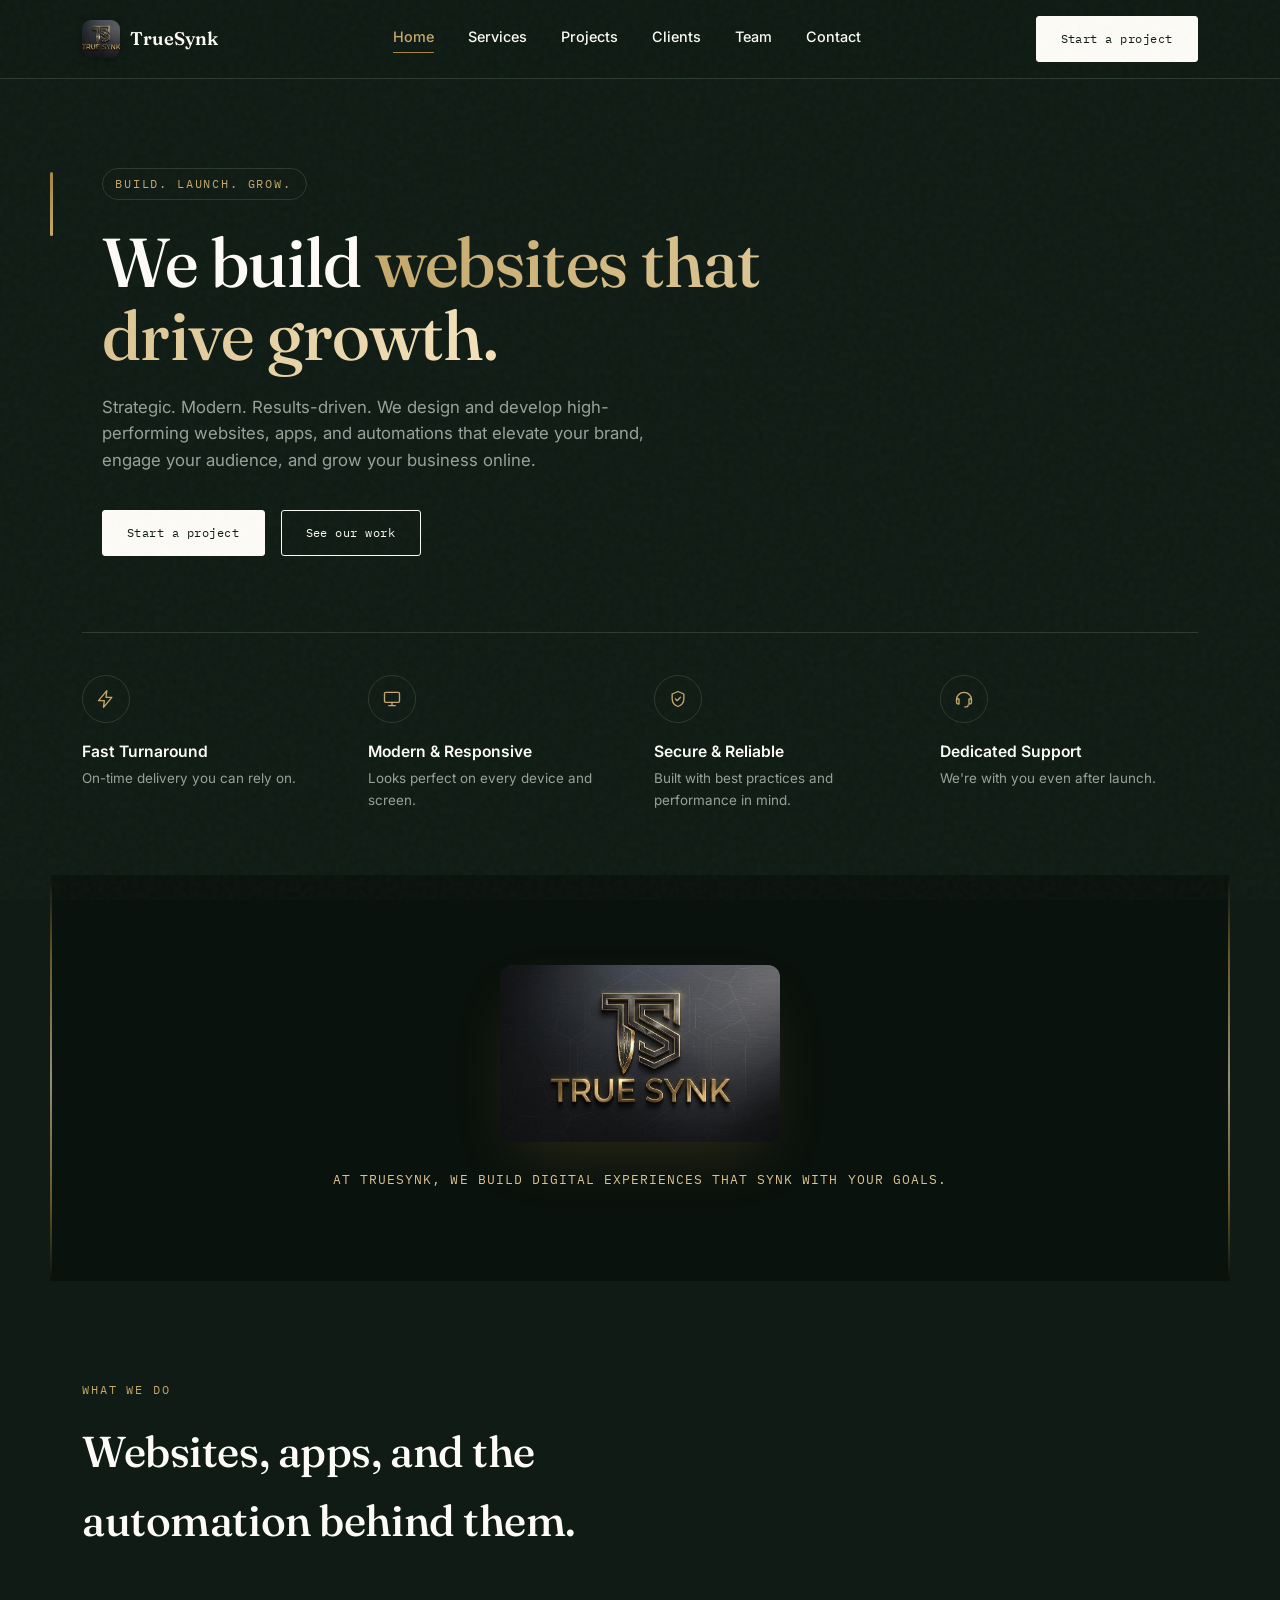
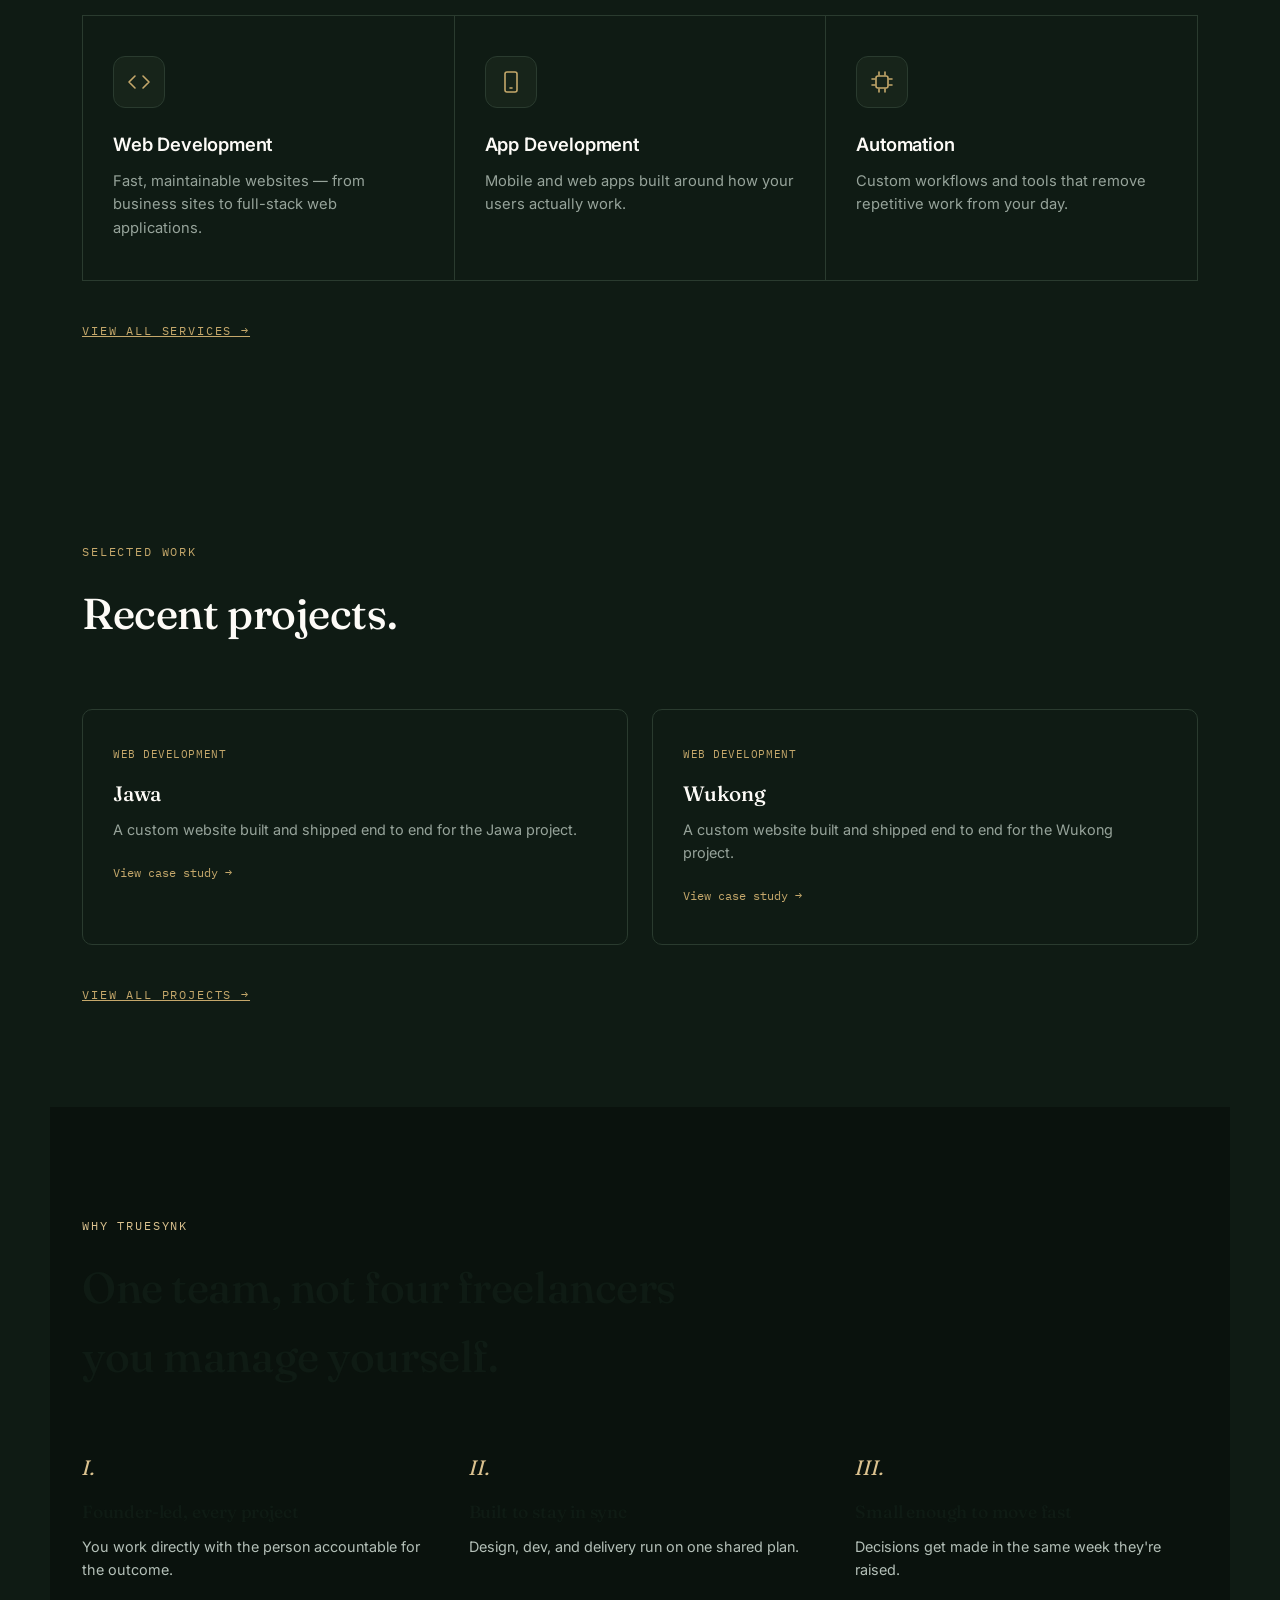
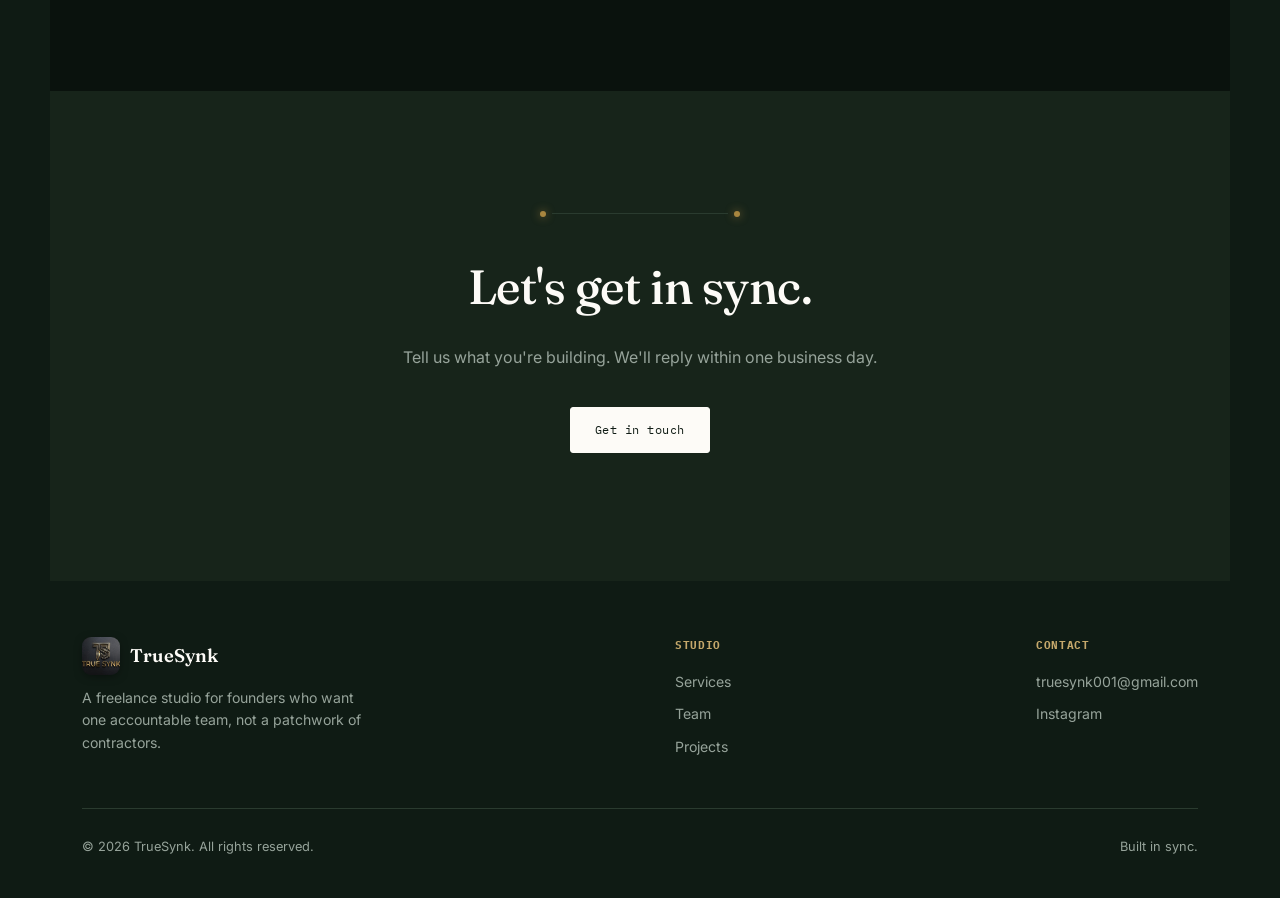
<file: index.html>
<!DOCTYPE html>
<html lang="en">
<head>
<meta charset="UTF-8">
<meta name="viewport" content="width=device-width, initial-scale=1.0">
<title>TrueSynk — We Build Websites That Drive Growth</title>
<link rel="icon" href="assets/favicon.png" type="image/png">
<link rel="stylesheet" href="style.css">
<style>
  .services-grid-3 { display: grid; grid-template-columns: repeat(3, 1fr); border-top: 1px solid var(--hairline); border-left: 1px solid var(--hairline); }
  .service-card { border-right: 1px solid var(--hairline); border-bottom: 1px solid var(--hairline); padding: 40px 30px; }
  .service-card .icon-box { width: 52px; height: 52px; border-radius: 12px; background: var(--parchment); border: 1px solid var(--hairline); display: flex; align-items: center; justify-content: center; margin-bottom: 22px; transition: transform 0.4s var(--ease-premium), background 0.4s; }
  .service-card .icon-box svg { width: 24px; height: 24px; stroke: var(--gold-deep); }
  .service-card:hover .icon-box { transform: rotate(-8deg) scale(1.08); background: var(--gold); }
  .service-card:hover .icon-box svg { stroke: var(--ivory); }
  .service-card h3 { font-size: 1.15rem; margin-bottom: 10px; font-weight: 600; font-family: 'Inter', sans-serif; }
  .service-card p { font-size: 0.92rem; color: var(--grey-text); }
  @media (max-width: 800px) { .services-grid-3 { grid-template-columns: 1fr; } }

  .work-card { background: var(--ivory); padding: 36px 30px; border: 1px solid var(--hairline); border-radius: 10px; }
  .work-card .tag { font-family: 'IBM Plex Mono', monospace; font-size: 0.68rem; color: var(--gold-deep); text-transform: uppercase; letter-spacing: 0.05em; margin-bottom: 14px; display: block; }
  .work-card h3 { font-size: 1.3rem; margin-bottom: 8px; }
  .work-card p { font-size: 0.9rem; color: var(--grey-text); margin-bottom: 18px; }
  .work-card .see { font-family: 'IBM Plex Mono', monospace; font-size: 0.76rem; color: var(--gold-deep); }

  .why-dark { position: relative; background: var(--obsidian); color: var(--ivory); padding: 110px 32px; overflow: hidden; }
  .why-inner { max-width: 1180px; margin: 0 auto; }
  .why-dark .eyebrow { color: var(--gold-light); }
  .why-dark h2 { color: var(--ivory); }
  .why-grid { margin-top: 56px; display: grid; grid-template-columns: repeat(3, 1fr); gap: 44px; }
  .why-item .num { font-family: 'Fraunces', serif; font-style: italic; color: var(--gold-light); font-size: 1.3rem; margin-bottom: 14px; display: block; }
  .why-item h3 { color: var(--ivory); font-size: 1.1rem; margin-bottom: 8px; font-weight: 500; }
  .why-item p { color: var(--grey-text-light); font-size: 0.9rem; }
  @media (max-width: 800px) { .why-grid { grid-template-columns: 1fr; gap: 36px; } }

  .cta { background: var(--parchment); text-align: center; padding: 120px 32px; }
  .cta-inner { max-width: 620px; margin: 0 auto; }
  .cta h2 { font-size: clamp(2rem, 4vw, 3rem); margin-bottom: 20px; }
  .cta p { color: var(--grey-text); margin-bottom: 36px; }
  .cta-sync { max-width: 200px; margin: 0 auto 32px; }

  .brand-moment { position: relative; background: var(--obsidian); padding: 90px 32px; text-align: center; overflow: hidden; }
  .brand-moment-logo { max-width: 280px; margin: 0 auto; border-radius: 12px; box-shadow: 0 24px 60px -20px rgba(176, 129, 63, 0.25); }
  .brand-moment-tag { margin-top: 28px; font-family: 'IBM Plex Mono', monospace; font-size: 0.8rem; letter-spacing: 0.08em; color: var(--gold-light); text-transform: uppercase; }
</style>
</head>
<body>

<header>
  <nav>
    <a href="index.html" class="logo"><img src="assets/logo-badge.png" alt="TrueSynk" class="logo-badge">TrueSynk</a>
    <button class="mobile-toggle" aria-expanded="false">MENU</button>
    <div class="nav-links">
      <a href="index.html" class="active">Home</a>
      <a href="services.html">Services</a>
      <a href="projects.html">Projects</a>
      <a href="clients.html">Clients</a>
      <a href="team.html">Team</a>
      <a href="contact.html">Contact</a>
    </div>
    <a href="contact.html" class="btn desktop-cta">Start a project</a>
  </nav>
</header>

<section class="hero-v2">
  <div class="hero-accent-bar"></div>
  <div class="stagger">
    <span class="eyebrow-badge"><span class="eyebrow">Build. Launch. Grow.</span></span>
    <h1>We build <span class="highlight">websites that drive growth.</span></h1>
    <p class="page-hero-sub">Strategic. Modern. Results-driven. We design and develop high-performing websites, apps, and automations that elevate your brand, engage your audience, and grow your business online.</p>
    <div class="hero-cta">
      <a href="contact.html" class="btn">Start a project</a>
      <a href="projects.html" class="btn btn-outline">See our work</a>
    </div>
  </div>

  <div class="feature-icons reveal">
    <div class="feature-icon-item">
      <div class="icon-circle"><svg viewBox="0 0 24 24" fill="none" stroke="currentColor" stroke-width="1.6" stroke-linecap="round" stroke-linejoin="round"><path d="M13 2 3 14h7l-1 8 10-12h-7l1-8z"/></svg></div>
      <h4>Fast Turnaround</h4>
      <p>On-time delivery you can rely on.</p>
    </div>
    <div class="feature-icon-item">
      <div class="icon-circle"><svg viewBox="0 0 24 24" fill="none" stroke="currentColor" stroke-width="1.6" stroke-linecap="round" stroke-linejoin="round"><rect x="3" y="4" width="18" height="12" rx="1.5"/><path d="M8 20h8M12 16v4"/></svg></div>
      <h4>Modern & Responsive</h4>
      <p>Looks perfect on every device and screen.</p>
    </div>
    <div class="feature-icon-item">
      <div class="icon-circle"><svg viewBox="0 0 24 24" fill="none" stroke="currentColor" stroke-width="1.6" stroke-linecap="round" stroke-linejoin="round"><path d="M12 3l7 3v6c0 4.5-3 7.5-7 9-4-1.5-7-4.5-7-9V6l7-3z"/><path d="m9 12 2 2 4-4"/></svg></div>
      <h4>Secure & Reliable</h4>
      <p>Built with best practices and performance in mind.</p>
    </div>
    <div class="feature-icon-item">
      <div class="icon-circle"><svg viewBox="0 0 24 24" fill="none" stroke="currentColor" stroke-width="1.6" stroke-linecap="round" stroke-linejoin="round"><path d="M3 13a9 9 0 0 1 18 0"/><path d="M3 13v3a2 2 0 0 0 2 2h1v-6H4a1 1 0 0 0-1 1z"/><path d="M21 13v3a2 2 0 0 1-2 2h-1v-6h2a1 1 0 0 1 1 1z"/><path d="M17 19v.5a2 2 0 0 1-2 2h-2"/></svg></div>
      <h4>Dedicated Support</h4>
      <p>We're with you even after launch.</p>
    </div>
  </div>
</section>

<section class="brand-moment">
  <div class="gold-thread left"></div>
  <div class="gold-thread right"></div>
  <img src="assets/logo-full.jpg" alt="TrueSynk" class="brand-moment-logo">
  <p class="brand-moment-tag">At TrueSynk, we build digital experiences that synk with your goals.</p>
</section>

<section>
  <div class="section-head reveal">
    <div class="eyebrow-line"><span class="eyebrow">What we do</span></div>
    <h2>Websites, apps, and the automation behind them.</h2>
  </div>
  <div class="services-grid-3 reveal">
    <div class="service-card">
      <div class="icon-box"><svg viewBox="0 0 24 24" fill="none" stroke="currentColor" stroke-width="1.6" stroke-linecap="round" stroke-linejoin="round"><path d="m8 6-6 6 6 6M16 6l6 6-6 6"/></svg></div>
      <h3>Web Development</h3>
      <p>Fast, maintainable websites — from business sites to full-stack web applications.</p>
    </div>
    <div class="service-card">
      <div class="icon-box"><svg viewBox="0 0 24 24" fill="none" stroke="currentColor" stroke-width="1.6" stroke-linecap="round" stroke-linejoin="round"><rect x="6" y="2" width="12" height="20" rx="2"/><path d="M11 18h2"/></svg></div>
      <h3>App Development</h3>
      <p>Mobile and web apps built around how your users actually work.</p>
    </div>
    <div class="service-card">
      <div class="icon-box"><svg viewBox="0 0 24 24" fill="none" stroke="currentColor" stroke-width="1.6" stroke-linecap="round" stroke-linejoin="round"><rect x="6" y="6" width="12" height="12" rx="2"/><path d="M9 2v3M15 2v3M9 19v3M15 19v3M2 9h3M2 15h3M19 9h3M19 15h3"/></svg></div>
      <h3>Automation</h3>
      <p>Custom workflows and tools that remove repetitive work from your day.</p>
    </div>
  </div>
  <div class="mt-lg"><a href="services.html" class="eyebrow link-underline">View all services →</a></div>
</section>

<section>
  <div class="section-head reveal">
    <div class="eyebrow-line"><span class="eyebrow">Selected work</span></div>
    <h2>Recent projects.</h2>
  </div>
  <div class="grid-2up reveal">
    <div class="work-card"><span class="tag">Web Development</span><h3>Jawa</h3><p>A custom website built and shipped end to end for the Jawa project.</p><a href="projects.html" class="see">View case study →</a></div>
    <div class="work-card"><span class="tag">Web Development</span><h3>Wukong</h3><p>A custom website built and shipped end to end for the Wukong project.</p><a href="projects.html" class="see">View case study →</a></div>
  </div>
  <div class="mt-lg"><a href="projects.html" class="eyebrow link-underline">View all projects →</a></div>
</section>

<section class="why-dark">
  <div class="why-inner">
    <div class="section-head reveal">
      <div class="eyebrow-line"><span class="eyebrow">Why TrueSynk</span></div>
      <h2>One team, not four freelancers you manage yourself.</h2>
    </div>
    <div class="why-grid reveal">
      <div class="why-item"><span class="num">I.</span><h3>Founder-led, every project</h3><p>You work directly with the person accountable for the outcome.</p></div>
      <div class="why-item"><span class="num">II.</span><h3>Built to stay in sync</h3><p>Design, dev, and delivery run on one shared plan.</p></div>
      <div class="why-item"><span class="num">III.</span><h3>Small enough to move fast</h3><p>Decisions get made in the same week they're raised.</p></div>
    </div>
  </div>
</section>

<section class="cta" id="contact">
  <div class="cta-inner">
    <div class="sync-line cta-sync"><span class="node"></span><div class="track"></div><span class="node"></span></div>
    <h2>Let's get in sync.</h2>
    <p>Tell us what you're building. We'll reply within one business day.</p>
    <a href="contact.html" class="btn">Get in touch</a>
  </div>
</section>

<footer>
  <div class="footer-top">
    <div class="footer-brand">
      <a href="home.html" class="logo"><img src="assets/logo-badge.png" alt="TrueSynk" class="logo-badge">TrueSynk</a>
      <p>A freelance studio for founders who want one accountable team, not a patchwork of contractors.</p>
    </div>
    <div class="footer-col">
      <h4>Studio</h4>
      <a href="services.html">Services</a>
      <a href="team.html">Team</a>
      <a href="projects.html">Projects</a>
    </div>
    <div class="footer-col">
  <h4>Contact</h4>
  <a href="https://mail.google.com/mail/?view=cm&fs=1&to=truesynk001@gmail.com" target="_blank" rel="noopener">truesynk001@gmail.com</a>
  <a href="https://www.instagram.com/true_synk/" target="_blank" rel="noopener">Instagram</a>
    </div>
  </div>
  <div class="footer-bottom">
    <span>© 2026 TrueSynk. All rights reserved.</span>
    <span>Built in sync.</span>
  </div>
</footer>

<script src="script.js"></script>
</body>
</html>
</file>
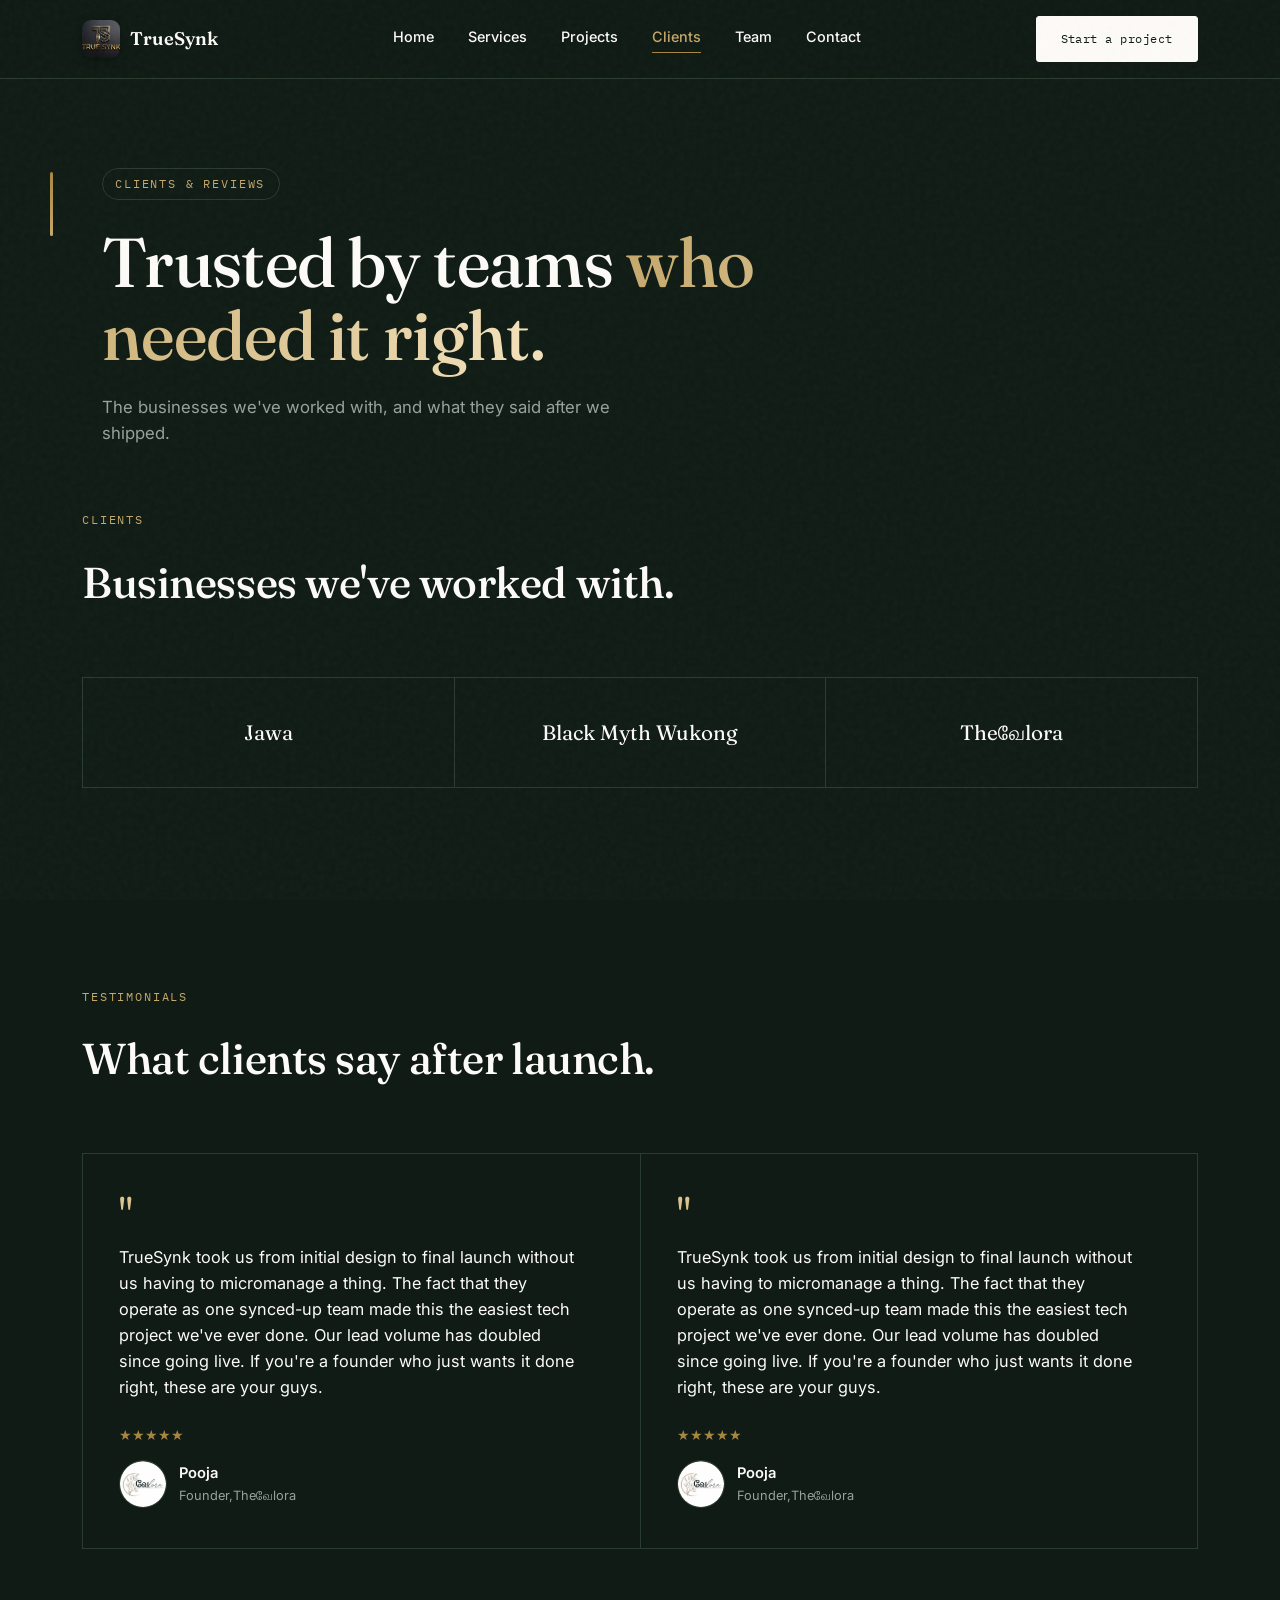
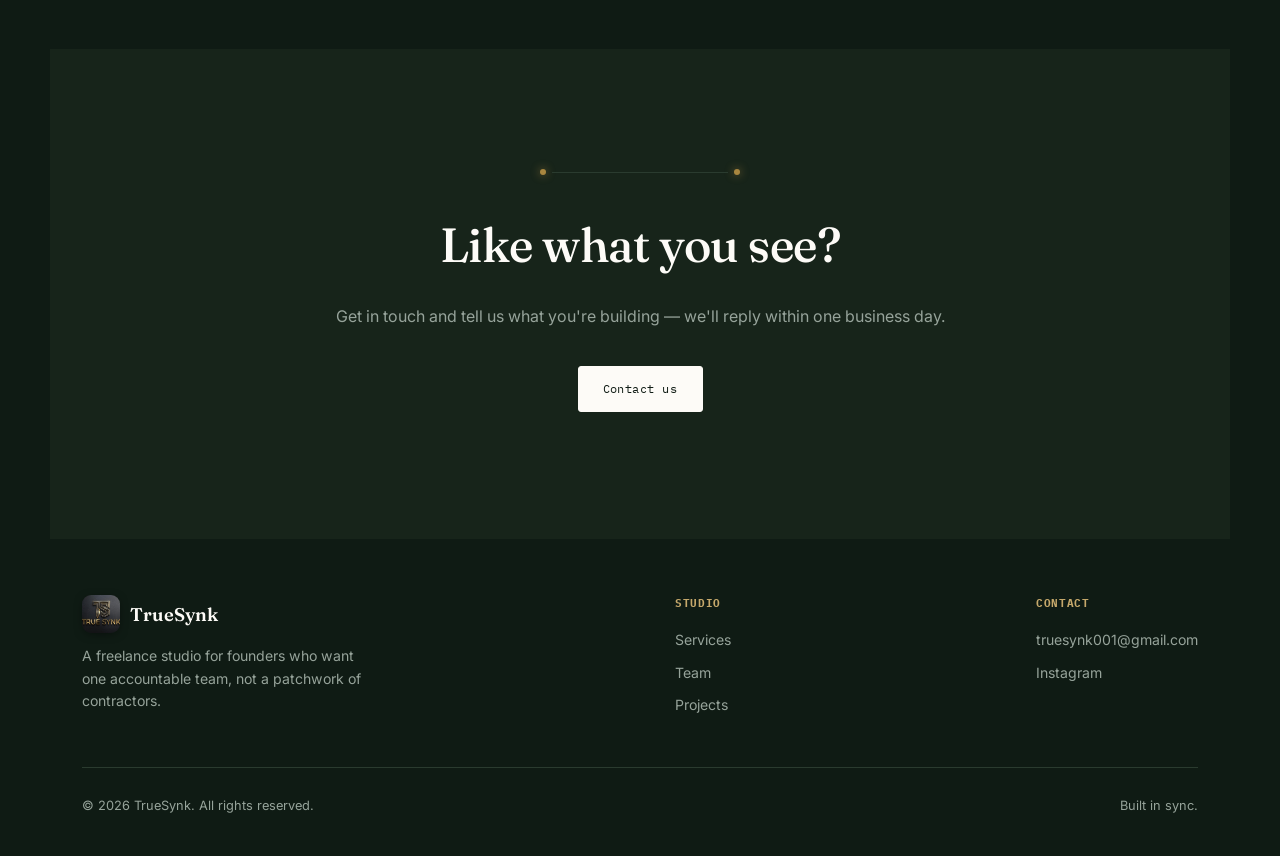
<file: clients.html>
<!DOCTYPE html>
<html lang="en">
<head>
<meta charset="UTF-8">
<meta name="viewport" content="width=device-width, initial-scale=1.0">
<title>Clients & Testimonials — TrueSynk</title>
<link rel="icon" href="assets/favicon.png" type="image/png">
<link rel="stylesheet" href="style.css">
<style>
  .logo-strip { 
    display: flex; 
    border-top: 1px solid var(--hairline); 
    border-left: 1px solid var(--hairline); 
    width: 100%; 
    max-width: 1180px; /* Expands it to match the standard site alignment */
    margin: 0 auto;
  }
  .logo-cell {
    flex: 1; /* Forces all cells to share the row space completely equally */
    border-right: 1px solid var(--hairline); border-bottom: 1px solid var(--hairline);
    padding: 30px; display: flex; align-items: center; justify-content: center;
    font-family: 'Fraunces', serif; font-size: 1.3rem; color: var(--ink); height: 110px;
    transition: background 0.35s var(--ease-premium), transform 0.35s var(--ease-premium);
  }
  .logo-cell:hover { background: var(--parchment); transform: translateY(-2px); }
  @media (max-width: 768px) { .logo-strip { flex-direction: column; } }

  .testimonial-grid { display: grid; grid-template-columns: repeat(2, 1fr); gap: 1px; background: var(--hairline); border: 1px solid var(--hairline); }
  .testimonial-card { background: var(--ivory); padding: 40px 36px; }
  .testimonial-card .quote-mark { font-family: 'Fraunces', serif; font-size: 2.6rem; color: var(--gold-light); line-height: 1; margin-bottom: 8px; }
  .testimonial-card p.quote { font-size: 1.02rem; color: var(--ink); margin-bottom: 24px; max-width: 46ch; }
  .testimonial-card .who { display: flex; align-items: center; gap: 12px; }
  .who .avatar-sm {
    width: 40px; height: 40px; border-radius: 50%; background: var(--parchment);
    border: 1px solid var(--hairline); display: flex; align-items: center; justify-content: center;
    font-family: 'Fraunces', serif; color: var(--gold-deep); font-size: 1rem;
  }
  .who .name { font-weight: 600; font-size: 0.92rem; }
  .who .title { font-size: 0.8rem; color: var(--grey-text); }
  .stars { font-family: 'IBM Plex Mono', monospace; color: var(--gold); font-size: 0.85rem; margin-top: 4px; }
  @media (max-width: 800px) { .testimonial-grid { grid-template-columns: 1fr; } }

  .cta { background: var(--parchment); text-align: center; padding: 120px 32px; }
  .cta-inner { max-width: 620px; margin: 0 auto; }
  .cta h2 { font-size: clamp(2rem, 4vw, 3rem); margin-bottom: 20px; }
  .cta p { color: var(--grey-text); margin-bottom: 36px; }
  .cta-sync { max-width: 200px; margin: 0 auto 32px; }
</style>
</head>
<body>

<header>
  <nav>
    <a href="index.html" class="logo"><img src="assets/logo-badge.png" alt="TrueSynk" class="logo-badge">TrueSynk</a>
    <button class="mobile-toggle" aria-expanded="false">MENU</button>
    <div class="nav-links">
      <a href="index.html">Home</a>
      <a href="services.html">Services</a>
      <a href="projects.html">Projects</a>
      <a href="clients.html" class="active">Clients</a>
      <a href="team.html">Team</a>
      <a href="contact.html">Contact</a>
    </div>
    <a href="contact.html" class="btn desktop-cta">Start a project</a>
  </nav>
</header>

<section class="hero-v2">
  <div class="hero-accent-bar"></div>
  <div class="stagger">
    <span class="eyebrow-badge"><span class="eyebrow">Clients & Reviews</span></span>
    <h1>Trusted by teams <span class="highlight">who needed it right.</span></h1>
    <p class="page-hero-sub">The businesses we've worked with, and what they said after we shipped.</p>
  </div>
</section>

<section class="section-flush">
  <div class="section-head reveal">
    <div class="eyebrow-line"><span class="eyebrow">Clients</span></div>
    <h2>Businesses we've worked with.</h2>
  </div>
  <div class="logo-strip reveal">
    <div class="logo-cell">Jawa</div>
    <div class="logo-cell">Black Myth Wukong</div>
    <div class="logo-cell">Theவேlora</div>
  </div>
</section>

<section>
  <div class="section-head reveal">
    <div class="eyebrow-line"><span class="eyebrow">Testimonials</span></div>
    <h2>What clients say after launch.</h2>
  </div>
  <div class="testimonial-grid reveal">
    <div class="testimonial-card">
      <div class="quote-mark">"</div>
      <p class="quote">TrueSynk took us from initial design to final launch without us having to micromanage a thing. The fact that they operate as one synced-up team made this the easiest tech project we've ever done. Our lead volume has doubled since going live. If you're a founder who just wants it done right, these are your guys.</p>
      <div class="stars">★★★★★</div>
      <div class="who mt-sm">
        <img src="assets/logo.jpg" alt="Theவேlora" class="avatar-img">
        <div><div class="name">Pooja</div><div class="title">Founder,Theவேlora</div></div>
      </div>
    </div>
    <div class="testimonial-card">
      <div class="quote-mark">"</div>
      <p class="quote">TrueSynk took us from initial design to final launch without us having to micromanage a thing. The fact that they operate as one synced-up team made this the easiest tech project we've ever done. Our lead volume has doubled since going live. If you're a founder who just wants it done right, these are your guys.</p>
      <div class="stars">★★★★★</div>
      <div class="who mt-sm">
        <img src="assets/logo.jpg" alt="Theவேlora" class="avatar-img">
        <div><div class="name">Pooja</div><div class="title">Founder,Theவேlora</div></div>
      </div>
    </div>
  </div>
</section>

<section class="cta" id="contact">
  <div class="cta-inner">
    <div class="sync-line cta-sync"><span class="node"></span><div class="track"></div><span class="node"></span></div>
    <h2>Like what you see?</h2>
    <p>Get in touch and tell us what you're building — we'll reply within one business day.</p>
    <a href="contact.html" class="btn">Contact us</a>
  </div>
</section>

<footer>
  <div class="footer-top">
    <div class="footer-brand">
      <a href="home.html" class="logo"><img src="assets/logo-badge.png" alt="TrueSynk" class="logo-badge">TrueSynk</a>
      <p>A freelance studio for founders who want one accountable team, not a patchwork of contractors.</p>
    </div>
    <div class="footer-col">
      <h4>Studio</h4>
      <a href="services.html">Services</a>
      <a href="team.html">Team</a>
      <a href="projects.html">Projects</a>
    </div>
    <div class="footer-col">
  <h4>Contact</h4>
  <a href="https://mail.google.com/mail/?view=cm&fs=1&to=truesynk001@gmail.com" target="_blank" rel="noopener">truesynk001@gmail.com</a>
  <a href="https://www.instagram.com/true_synk/" target="_blank" rel="noopener">Instagram</a>
    </div>
  </div>
  <div class="footer-bottom">
    <span>© 2026 TrueSynk. All rights reserved.</span>
    <span>Built in sync.</span>
  </div>
</footer>

<script src="script.js"></script>
</body>
</html>
</file>
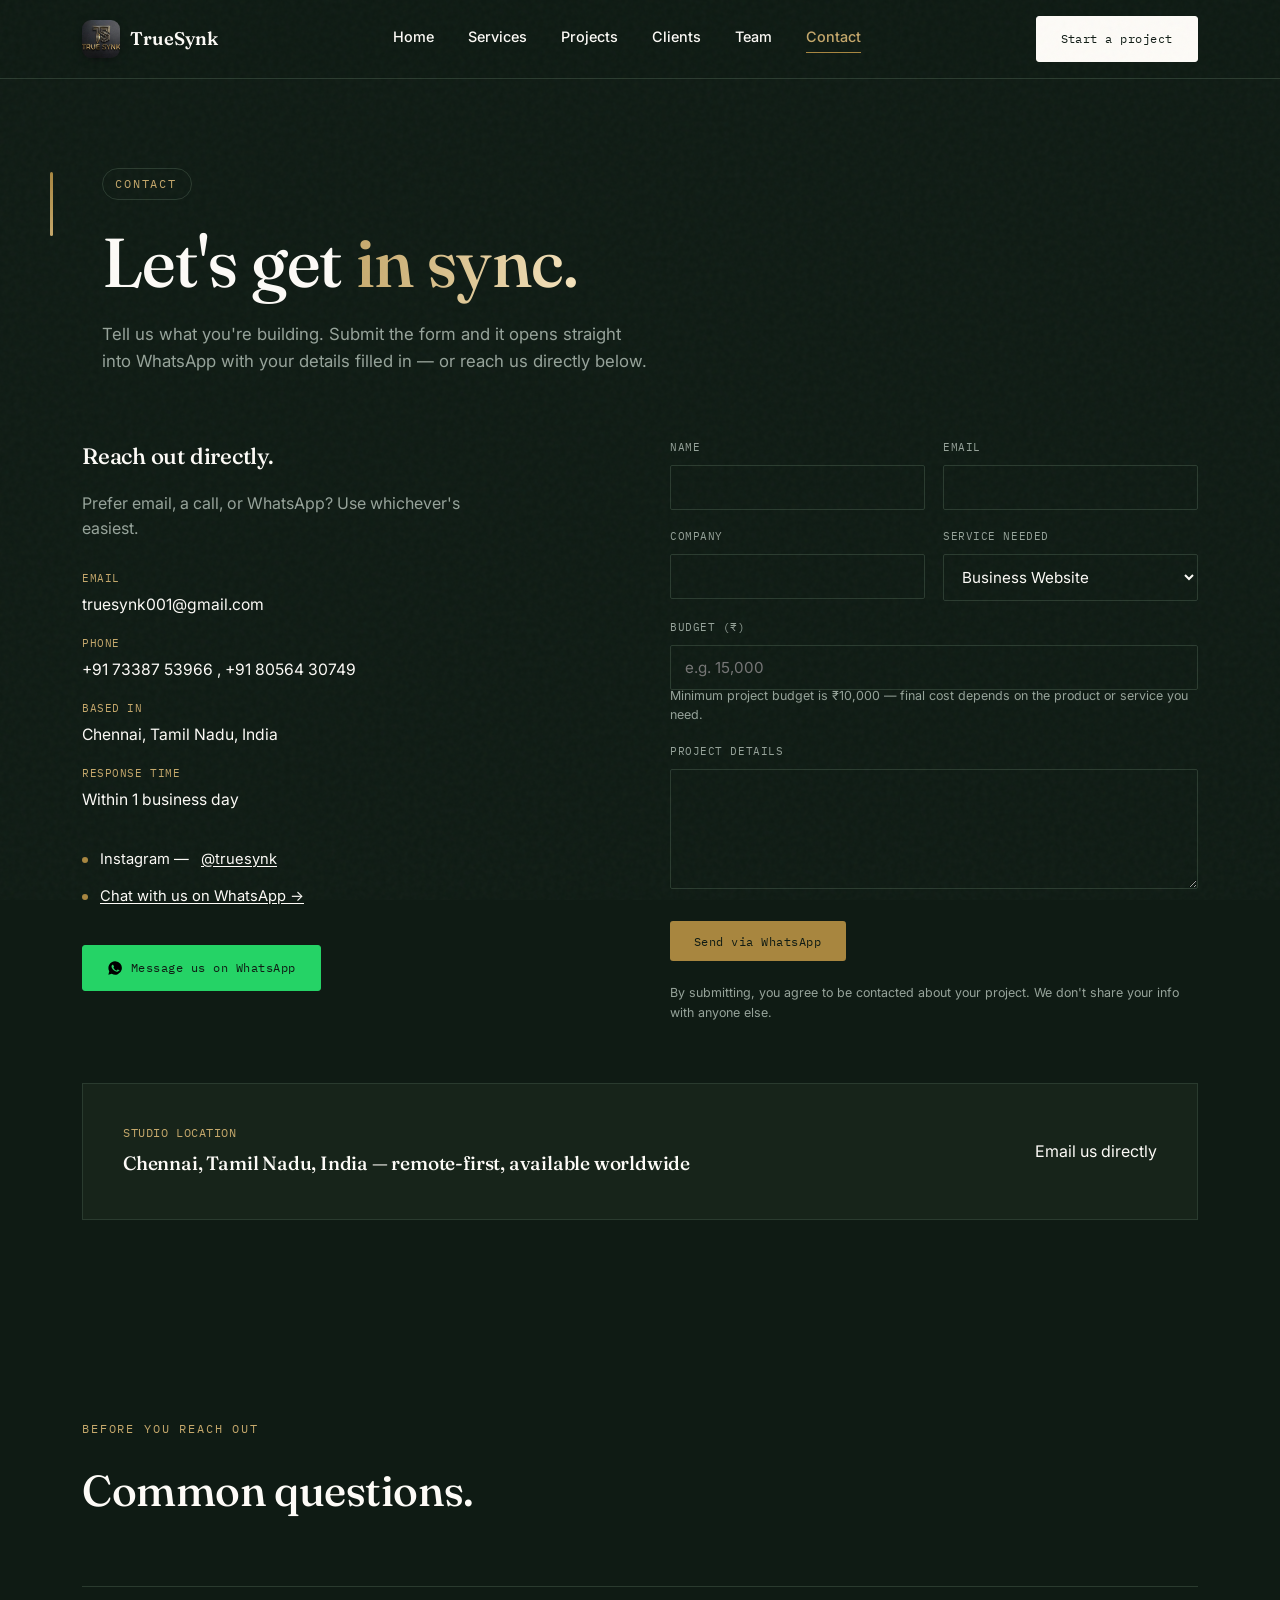
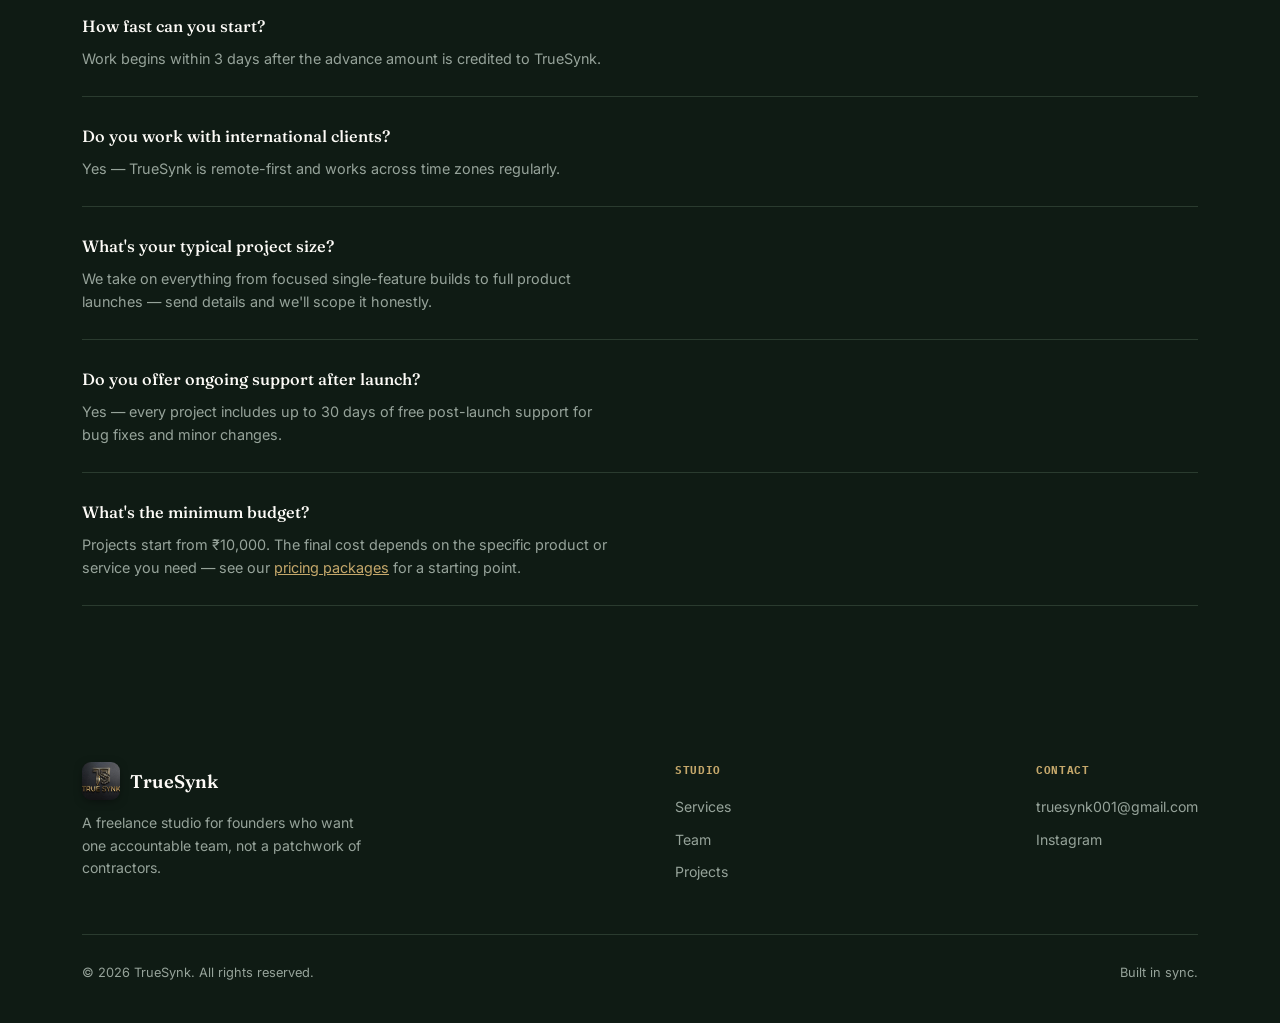
<file: contact.html>
<!DOCTYPE html>
<html lang="en">
<head>
<meta charset="UTF-8">
<meta name="viewport" content="width=device-width, initial-scale=1.0">
<title>Contact — TrueSynk</title>
<link rel="icon" href="assets/favicon.png" type="image/png">
<link rel="stylesheet" href="style.css">
<style>
  .contact-wrap { display: grid; grid-template-columns: 1fr 1fr; gap: 60px; }
  .contact-info h3 { font-size: 1.4rem; margin-bottom: 16px; }
  .contact-info p { color: var(--grey-text); margin-bottom: 28px; max-width: 40ch; }
  .contact-detail { margin-bottom: 18px; }
  .contact-detail .label { font-family: 'IBM Plex Mono', monospace; font-size: 0.7rem; color: var(--gold-deep); text-transform: uppercase; letter-spacing: 0.05em; margin-bottom: 4px; }
  .contact-detail .value { font-size: 0.98rem; }

  .contact-channels { margin-top: 36px; display: flex; flex-direction: column; gap: 14px; }
  .channel { display: flex; align-items: center; gap: 12px; font-size: 0.92rem; }
  .channel .dot { width: 6px; height: 6px; border-radius: 50%; background: var(--gold); flex-shrink: 0; }
  .channel a { text-decoration: underline; text-underline-offset: 2px; }

  form { display: flex; flex-direction: column; gap: 18px; }
  .field label { font-family: 'IBM Plex Mono', monospace; font-size: 0.7rem; letter-spacing: 0.05em; text-transform: uppercase; color: var(--grey-text); display: block; margin-bottom: 8px; }
  .field input, .field select, .field textarea {
    width: 100%; padding: 12px 14px; background: transparent; border: 1px solid var(--hairline);
    border-radius: 2px; font-family: 'Inter', sans-serif; font-size: 0.95rem; color: var(--ink);
  }
  .field input:focus, .field select:focus, .field textarea:focus { outline: none; border-color: var(--gold); }
  .field textarea { min-height: 120px; resize: vertical; }
  .field-row { display: grid; grid-template-columns: 1fr 1fr; gap: 18px; }
  form .btn { align-self: flex-start; margin-top: 6px; cursor: pointer; border: none; }
  .form-note { font-size: 0.78rem; color: var(--grey-text); margin-top: 4px; }
  #form-success-note {
    display: none; font-size: 0.85rem; color: var(--gold-deep); background: var(--parchment);
    border: 1px solid var(--hairline); border-radius: 6px; padding: 12px 16px; margin-top: 4px;
  }

  @media (max-width: 800px) {
    .contact-wrap { grid-template-columns: 1fr; gap: 44px; }
    .field-row { grid-template-columns: 1fr; }
  }

  .faq-item { border-top: 1px solid var(--hairline); padding: 26px 0; }
  .faq-item:last-child { border-bottom: 1px solid var(--hairline); }
  .faq-item h4 { font-size: 1.02rem; margin-bottom: 8px; font-weight: 500; font-family: 'Fraunces', serif; }
  .faq-item p { font-size: 0.9rem; color: var(--grey-text); max-width: 60ch; }

  .map-strip {
    margin-top: 60px; border: 1px solid var(--hairline); padding: 40px;
    display: flex; align-items: center; justify-content: space-between; flex-wrap: wrap; gap: 20px;
    background: var(--parchment);
  }
  .map-strip .label { font-family: 'IBM Plex Mono', monospace; font-size: 0.72rem; color: var(--gold-deep); text-transform: uppercase; letter-spacing: 0.05em; margin-bottom: 6px; }
  .map-strip h3 { font-size: 1.2rem; }
</style>
</head>
<body>

<header>
  <nav>
    <a href="index.html" class="logo"><img src="assets/logo-badge.png" alt="TrueSynk" class="logo-badge">TrueSynk</a>
    <button class="mobile-toggle" aria-expanded="false">MENU</button>
    <div class="nav-links">
      <a href="index.html">Home</a>
      <a href="services.html">Services</a>
      <a href="projects.html">Projects</a>
      <a href="clients.html">Clients</a>
      <a href="team.html">Team</a>
      <a href="contact.html" class="active">Contact</a>
    </div>
    <a href="contact.html" class="btn desktop-cta">Start a project</a>
  </nav>
</header>

<section class="hero-v2">
  <div class="hero-accent-bar"></div>
  <div class="stagger">
    <span class="eyebrow-badge"><span class="eyebrow">Contact</span></span>
    <h1>Let's get <span class="highlight">in sync.</span></h1>
    <p class="page-hero-sub">Tell us what you're building. Submit the form and it opens straight into WhatsApp with your details filled in — or reach us directly below.</p>
  </div>
</section>

<section class="section-flush">
  <div class="contact-wrap reveal">
    <div class="contact-info">
      <h3>Reach out directly.</h3>
      <p>Prefer email, a call, or WhatsApp? Use whichever's easiest.</p>

      <div class="contact-detail"><div class="label">Email</div><div class="value">truesynk001@gmail.com</div></div>
      <div class="contact-detail"><div class="label">Phone</div><div class="value">+91 73387 53966 , +91 80564 30749</div></div>
      <div class="contact-detail"><div class="label">Based in</div><div class="value">Chennai, Tamil Nadu, India</div></div>
      <div class="contact-detail"><div class="label">Response time</div><div class="value">Within 1 business day</div></div>

      <div class="contact-channels">
        <div class="channel"><span class="dot"></span> Instagram — <a href="https://www.instagram.com/true_synk/" target="_blank" rel="noopener">@truesynk</a></div>
        <div class="channel"><span class="dot"></span> <a href="https://wa.me/917338753966" target="_blank" rel="noopener">Chat with us on WhatsApp →</a></div>
      </div>

      <a href="https://wa.me/917338753966" target="_blank" rel="noopener" class="btn btn-whatsapp mt-lg">
        <svg viewBox="0 0 24 24"><path d="M12 2a10 10 0 0 0-8.6 15L2 22l5.2-1.4A10 10 0 1 0 12 2zm5.7 14.2c-.2.6-1.3 1.2-1.8 1.2-.5.1-1 .1-3.3-.7-2.8-1.1-4.6-3.9-4.7-4.1-.1-.2-1.1-1.5-1.1-2.8 0-1.3.7-2 1-2.2.2-.2.5-.3.7-.3h.5c.2 0 .4 0 .6.5.2.5.7 1.8.8 1.9.1.1.1.3 0 .5-.1.2-.1.3-.3.5l-.4.5c-.1.2-.3.3-.1.6.2.3.9 1.4 1.9 2.3 1.3 1.1 2.3 1.5 2.7 1.6.2.1.4.1.5-.1.2-.2.7-.8.9-1.1.2-.3.4-.2.6-.1.2.1 1.5.7 1.8.8.3.1.5.2.5.3.1.2.1.7-.1 1.3z"/></svg>
        Message us on WhatsApp
      </a>
    </div>

    <form id="contact-form">
      <div class="field-row">
        <div class="field"><label for="name">Name</label><input id="name" type="text" required></div>
        <div class="field"><label for="email">Email</label><input id="email" type="email" required></div>
      </div>
      <div class="field-row">
        <div class="field"><label for="company">Company</label><input id="company" type="text"></div>
        <div class="field">
          <label for="service">Service needed</label>
          <select id="service">
            <option>Business Website</option>
            <option>E-Commerce Website</option>
            <option>Landing Page</option>
            <option>Portfolio Website</option>
            <option>Website Redesign</option>
            <option>App Development</option>
            <option>Automation</option>
            <option>Not sure yet</option>
          </select>
        </div>
      </div>
      <div class="field">
        <label for="budget">Budget (₹)</label>
        <input id="budget" type="text" placeholder="e.g. 15,000">
        <p class="budget-note">Minimum project budget is ₹10,000 — final cost depends on the product or service you need.</p>
      </div>
      <div class="field"><label for="msg">Project details</label><textarea id="msg" required></textarea></div>
      <button type="submit" class="btn btn-gold">Send via WhatsApp</button>
      <p id="form-success-note"></p>
      <p class="form-note">By submitting, you agree to be contacted about your project. We don't share your info with anyone else.</p>
    </form>
  </div>

  <div class="map-strip reveal">
    <div>
      <div class="label">Studio location</div>
      <h3>Chennai, Tamil Nadu, India — remote-first, available worldwide</h3>
    </div>
    <a href="https://mail.google.com/mail/?view=cm&fs=1&to=truesynk001@gmail.com" target="_blank" rel="noopener">Email us directly</a>
  </div>
</section>

<section>
  <div class="section-head reveal">
    <div class="eyebrow-line"><span class="eyebrow">Before you reach out</span></div>
    <h2>Common questions.</h2>
  </div>
  <div class="reveal">
    <div class="faq-item">
      <h4>How fast can you start?</h4>
      <p>Work begins within 3 days after the advance amount is credited to TrueSynk.</p>
    </div>
    <div class="faq-item">
      <h4>Do you work with international clients?</h4>
      <p>Yes — TrueSynk is remote-first and works across time zones regularly.</p>
    </div>
    <div class="faq-item">
      <h4>What's your typical project size?</h4>
      <p>We take on everything from focused single-feature builds to full product launches — send details and we'll scope it honestly.</p>
    </div>
    <div class="faq-item">
      <h4>Do you offer ongoing support after launch?</h4>
      <p>Yes — every project includes up to 30 days of free post-launch support for bug fixes and minor changes.</p>
    </div>
    <div class="faq-item">
      <h4>What's the minimum budget?</h4>
      <p>Projects start from ₹10,000. The final cost depends on the specific product or service you need — see our <a href="services.html" class="gold-link">pricing packages</a> for a starting point.</p>
    </div>
  </div>
</section>

<footer>
  <div class="footer-top">
    <div class="footer-brand">
      <a href="home.html" class="logo"><img src="assets/logo-badge.png" alt="TrueSynk" class="logo-badge">TrueSynk</a>
      <p>A freelance studio for founders who want one accountable team, not a patchwork of contractors.</p>
    </div>
    <div class="footer-col">
      <h4>Studio</h4>
      <a href="services.html">Services</a>
      <a href="team.html">Team</a>
      <a href="projects.html">Projects</a>
    </div>
    <div class="footer-col">
  <h4>Contact</h4>
  <a href="https://mail.google.com/mail/?view=cm&fs=1&to=truesynk001@gmail.com" target="_blank" rel="noopener">truesynk001@gmail.com</a>
  <a href="https://www.instagram.com/true_synk/" target="_blank" rel="noopener">Instagram</a>
    </div>
  </div>
  <div class="footer-bottom">
    <span>© 2026 TrueSynk. All rights reserved.</span>
    <span>Built in sync.</span>
  </div>
</footer>

<script src="script.js"></script>
</body>
</html>
</file>
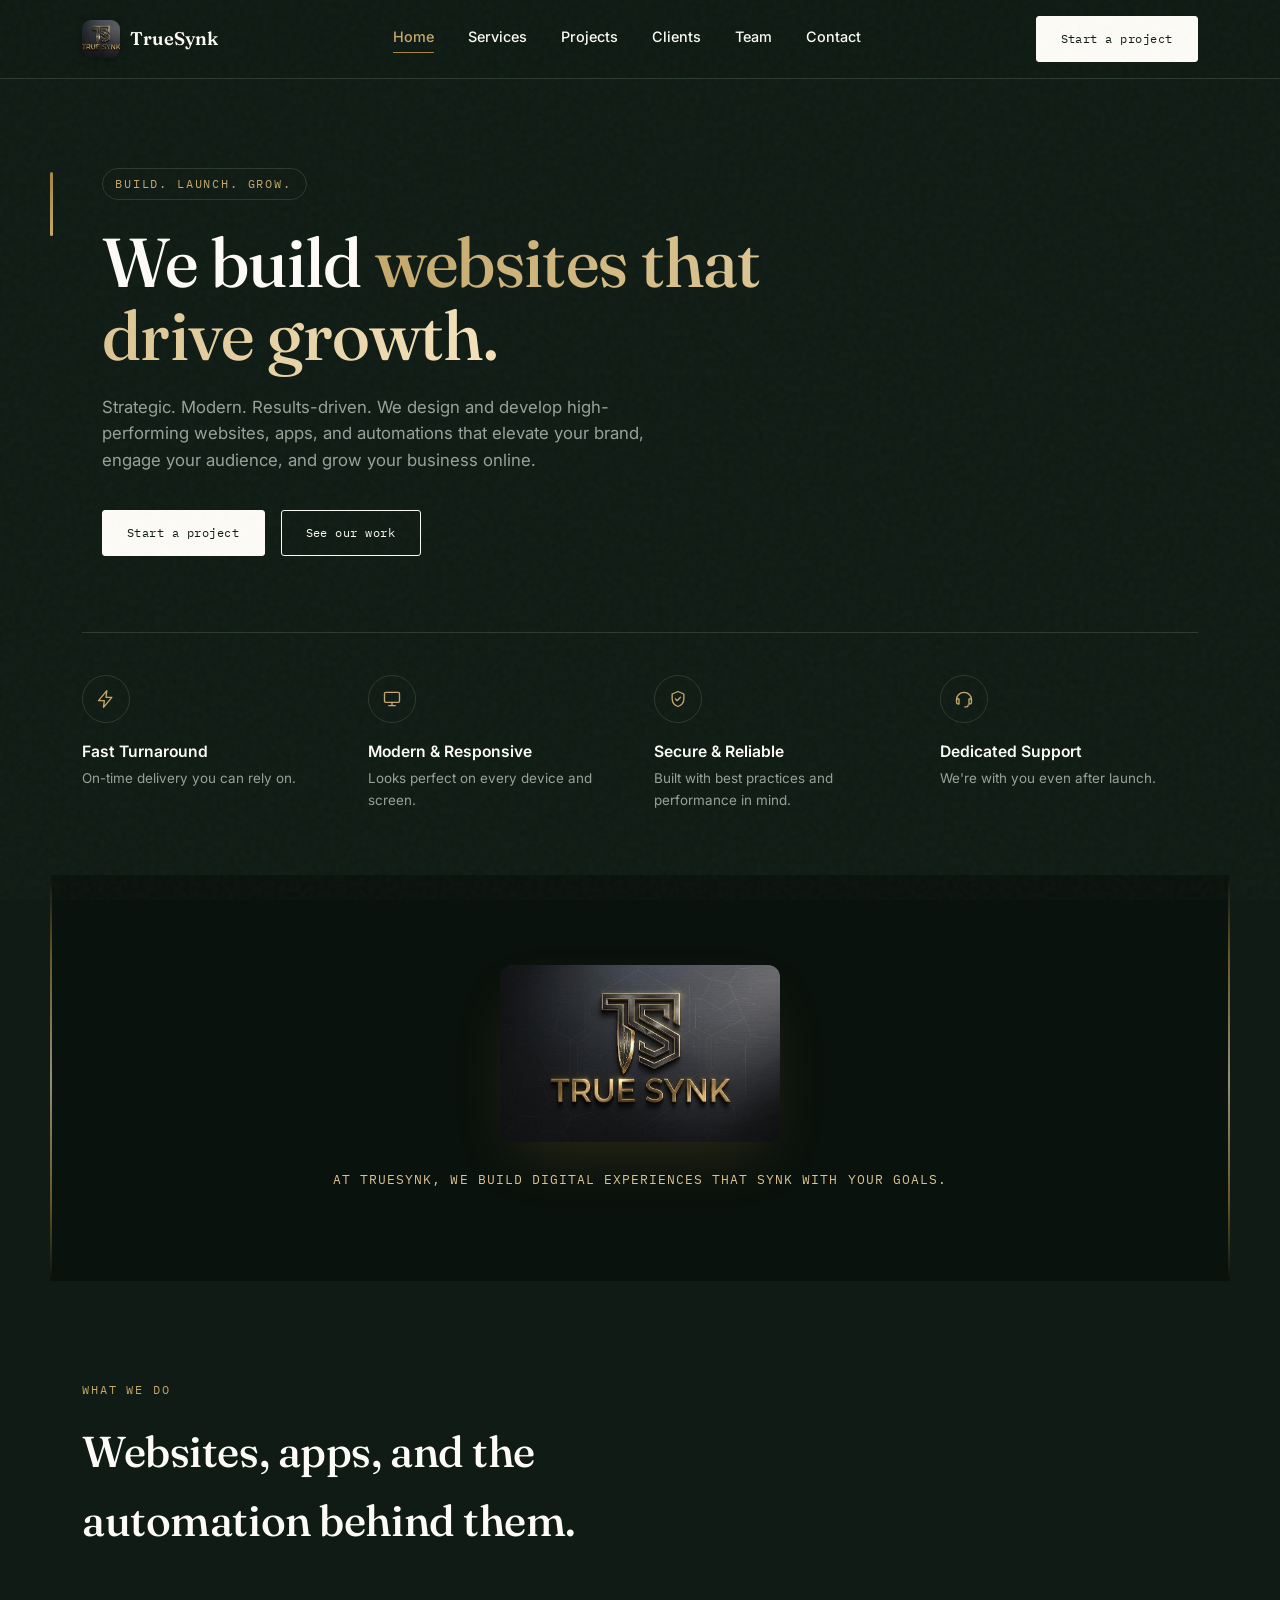
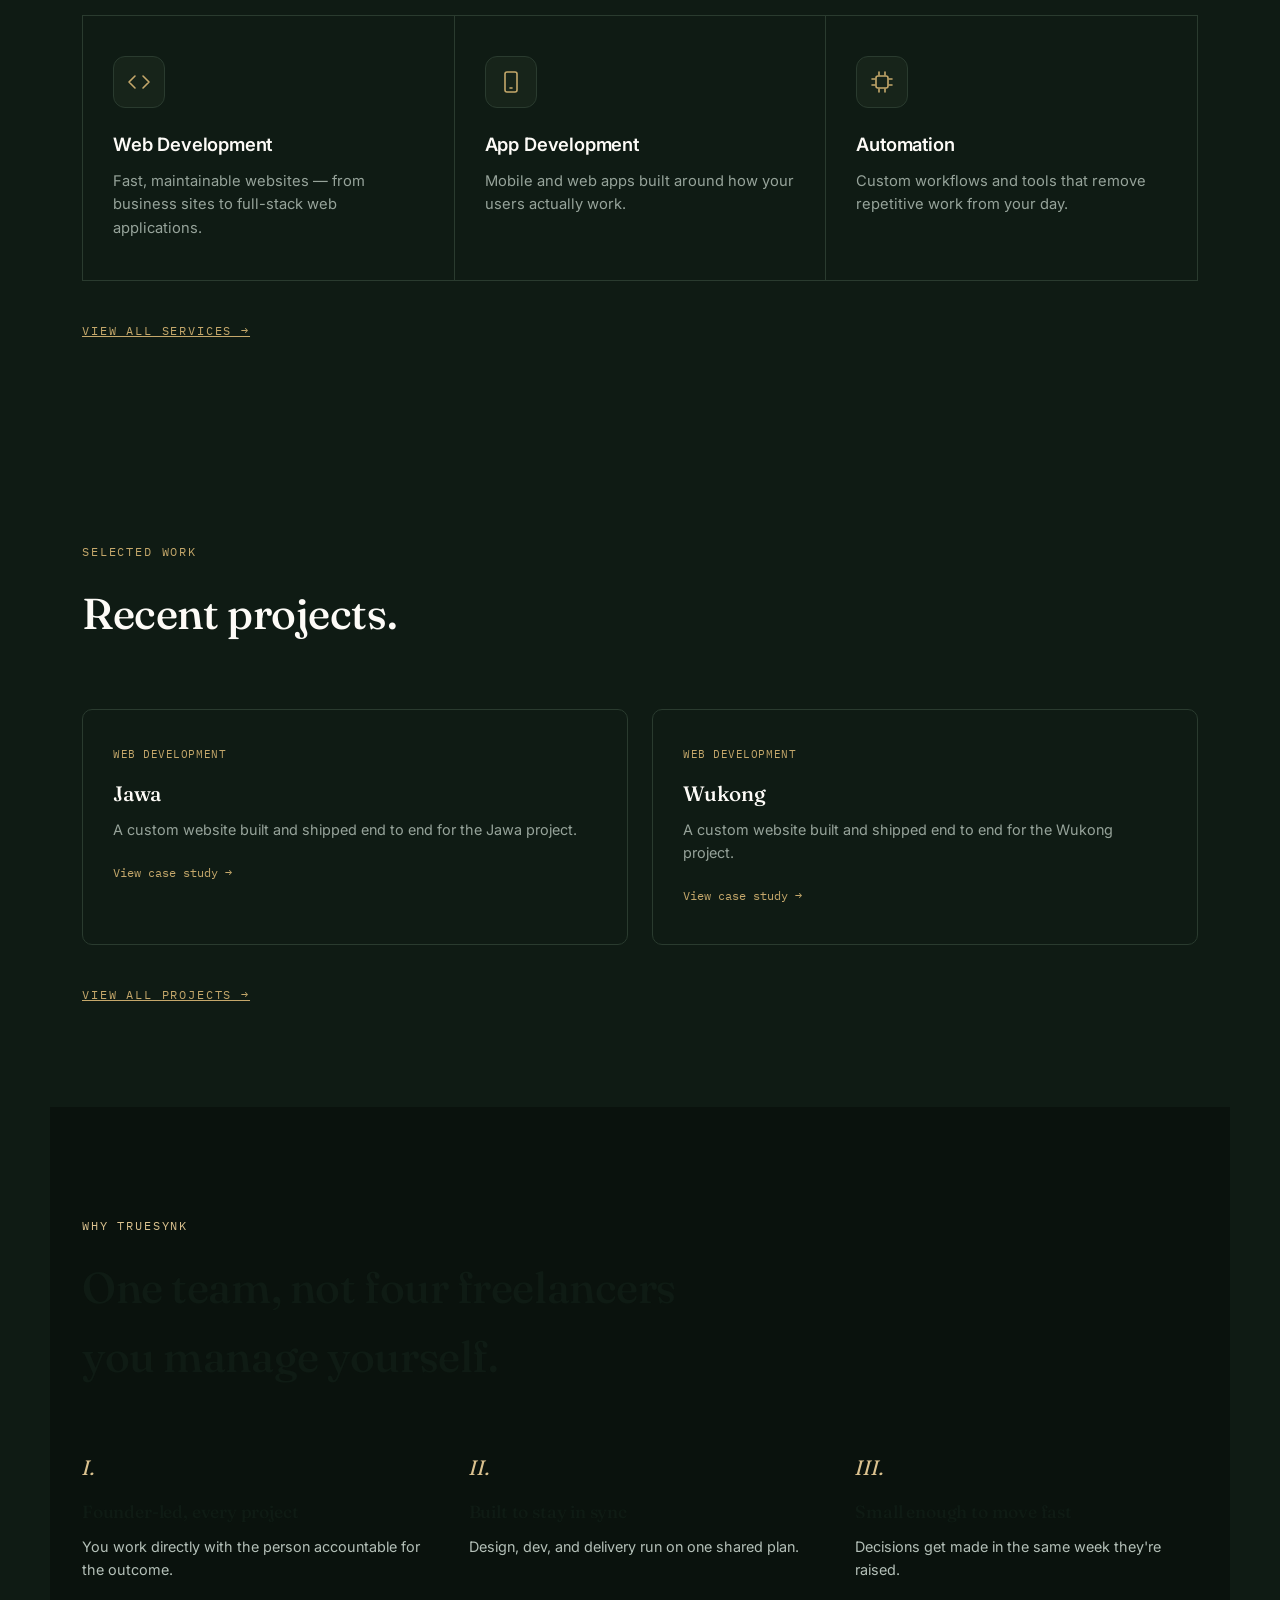
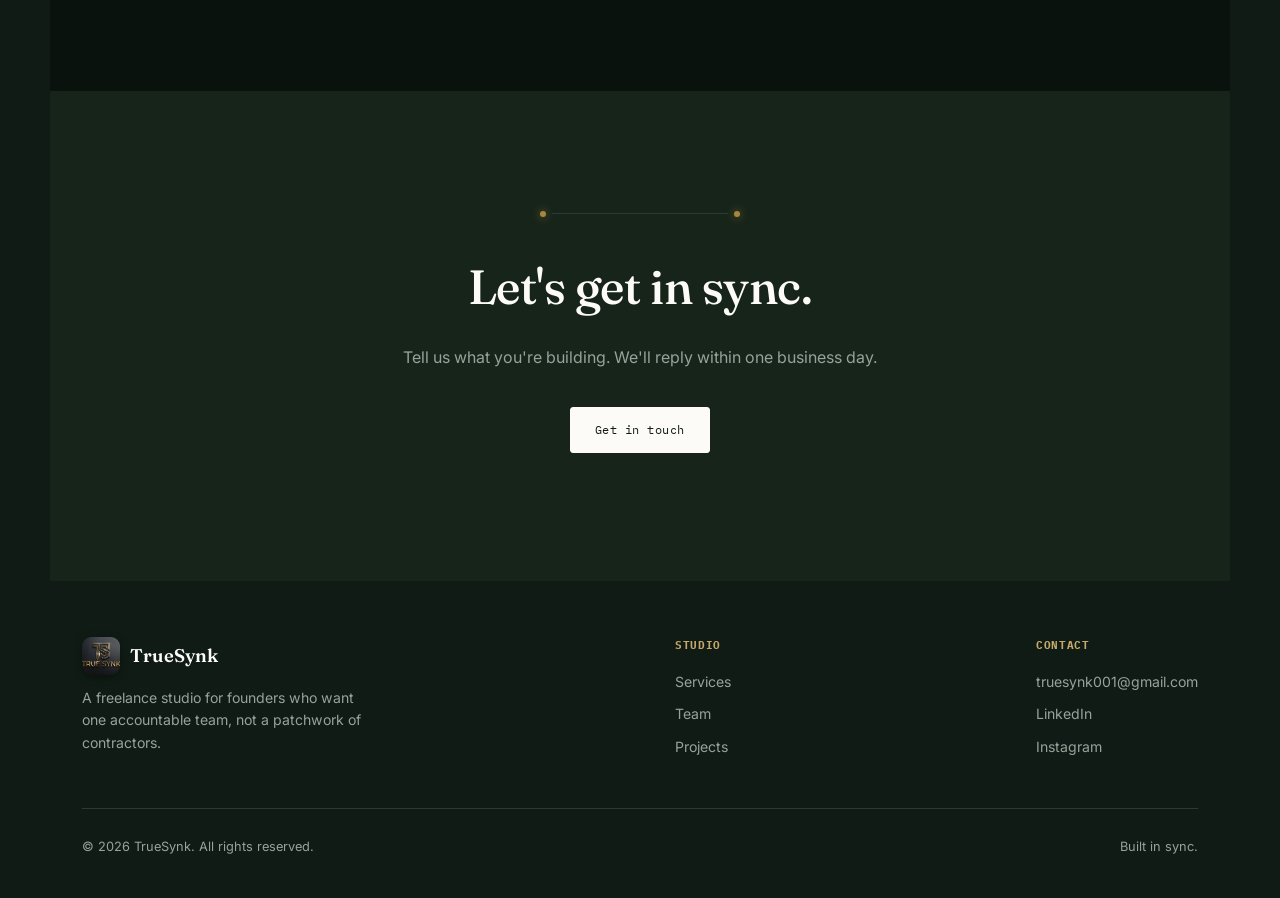
<file: home .html>
<!DOCTYPE html>
<html lang="en">
<head>
<meta charset="UTF-8">
<meta name="viewport" content="width=device-width, initial-scale=1.0">
<title>TrueSynk — We Build Websites That Drive Growth</title>
<link rel="icon" href="assets/favicon.png" type="image/png">
<link rel="stylesheet" href="style.css">
<style>
  .services-grid-3 { display: grid; grid-template-columns: repeat(3, 1fr); border-top: 1px solid var(--hairline); border-left: 1px solid var(--hairline); }
  .service-card { border-right: 1px solid var(--hairline); border-bottom: 1px solid var(--hairline); padding: 40px 30px; }
  .service-card .icon-box { width: 52px; height: 52px; border-radius: 12px; background: var(--parchment); border: 1px solid var(--hairline); display: flex; align-items: center; justify-content: center; margin-bottom: 22px; transition: transform 0.4s var(--ease-premium), background 0.4s; }
  .service-card .icon-box svg { width: 24px; height: 24px; stroke: var(--gold-deep); }
  .service-card:hover .icon-box { transform: rotate(-8deg) scale(1.08); background: var(--gold); }
  .service-card:hover .icon-box svg { stroke: var(--ivory); }
  .service-card h3 { font-size: 1.15rem; margin-bottom: 10px; font-weight: 600; font-family: 'Inter', sans-serif; }
  .service-card p { font-size: 0.92rem; color: var(--grey-text); }
  @media (max-width: 800px) { .services-grid-3 { grid-template-columns: 1fr; } }

  .work-card { background: var(--ivory); padding: 36px 30px; border: 1px solid var(--hairline); border-radius: 10px; }
  .work-card .tag { font-family: 'IBM Plex Mono', monospace; font-size: 0.68rem; color: var(--gold-deep); text-transform: uppercase; letter-spacing: 0.05em; margin-bottom: 14px; display: block; }
  .work-card h3 { font-size: 1.3rem; margin-bottom: 8px; }
  .work-card p { font-size: 0.9rem; color: var(--grey-text); margin-bottom: 18px; }
  .work-card .see { font-family: 'IBM Plex Mono', monospace; font-size: 0.76rem; color: var(--gold-deep); }

  .why-dark { position: relative; background: var(--obsidian); color: var(--ivory); padding: 110px 32px; overflow: hidden; }
  .why-inner { max-width: 1180px; margin: 0 auto; }
  .why-dark .eyebrow { color: var(--gold-light); }
  .why-dark h2 { color: var(--ivory); }
  .why-grid { margin-top: 56px; display: grid; grid-template-columns: repeat(3, 1fr); gap: 44px; }
  .why-item .num { font-family: 'Fraunces', serif; font-style: italic; color: var(--gold-light); font-size: 1.3rem; margin-bottom: 14px; display: block; }
  .why-item h3 { color: var(--ivory); font-size: 1.1rem; margin-bottom: 8px; font-weight: 500; }
  .why-item p { color: var(--grey-text-light); font-size: 0.9rem; }
  @media (max-width: 800px) { .why-grid { grid-template-columns: 1fr; gap: 36px; } }

  .cta { background: var(--parchment); text-align: center; padding: 120px 32px; }
  .cta-inner { max-width: 620px; margin: 0 auto; }
  .cta h2 { font-size: clamp(2rem, 4vw, 3rem); margin-bottom: 20px; }
  .cta p { color: var(--grey-text); margin-bottom: 36px; }
  .cta-sync { max-width: 200px; margin: 0 auto 32px; }

  .brand-moment { position: relative; background: var(--obsidian); padding: 90px 32px; text-align: center; overflow: hidden; }
  .brand-moment-logo { max-width: 280px; margin: 0 auto; border-radius: 12px; box-shadow: 0 24px 60px -20px rgba(176, 129, 63, 0.25); }
  .brand-moment-tag { margin-top: 28px; font-family: 'IBM Plex Mono', monospace; font-size: 0.8rem; letter-spacing: 0.08em; color: var(--gold-light); text-transform: uppercase; }
</style>
</head>
<body>

<header>
  <nav>
    <a href="home.html" class="logo"><img src="assets/logo-badge.png" alt="TrueSynk" class="logo-badge">TrueSynk</a>
    <button class="mobile-toggle" aria-expanded="false">MENU</button>
    <div class="nav-links">
      <a href="home.html" class="active">Home</a>
      <a href="services.html">Services</a>
      <a href="projects.html">Projects</a>
      <a href="clients.html">Clients</a>
      <a href="team.html">Team</a>
      <a href="contact.html">Contact</a>
    </div>
    <a href="contact.html" class="btn desktop-cta">Start a project</a>
  </nav>
</header>

<section class="hero-v2">
  <div class="hero-accent-bar"></div>
  <div class="stagger">
    <span class="eyebrow-badge"><span class="eyebrow">Build. Launch. Grow.</span></span>
    <h1>We build <span class="highlight">websites that drive growth.</span></h1>
    <p class="page-hero-sub">Strategic. Modern. Results-driven. We design and develop high-performing websites, apps, and automations that elevate your brand, engage your audience, and grow your business online.</p>
    <div class="hero-cta">
      <a href="contact.html" class="btn">Start a project</a>
      <a href="projects.html" class="btn btn-outline">See our work</a>
    </div>
  </div>

  <div class="feature-icons reveal">
    <div class="feature-icon-item">
      <div class="icon-circle"><svg viewBox="0 0 24 24" fill="none" stroke="currentColor" stroke-width="1.6" stroke-linecap="round" stroke-linejoin="round"><path d="M13 2 3 14h7l-1 8 10-12h-7l1-8z"/></svg></div>
      <h4>Fast Turnaround</h4>
      <p>On-time delivery you can rely on.</p>
    </div>
    <div class="feature-icon-item">
      <div class="icon-circle"><svg viewBox="0 0 24 24" fill="none" stroke="currentColor" stroke-width="1.6" stroke-linecap="round" stroke-linejoin="round"><rect x="3" y="4" width="18" height="12" rx="1.5"/><path d="M8 20h8M12 16v4"/></svg></div>
      <h4>Modern & Responsive</h4>
      <p>Looks perfect on every device and screen.</p>
    </div>
    <div class="feature-icon-item">
      <div class="icon-circle"><svg viewBox="0 0 24 24" fill="none" stroke="currentColor" stroke-width="1.6" stroke-linecap="round" stroke-linejoin="round"><path d="M12 3l7 3v6c0 4.5-3 7.5-7 9-4-1.5-7-4.5-7-9V6l7-3z"/><path d="m9 12 2 2 4-4"/></svg></div>
      <h4>Secure & Reliable</h4>
      <p>Built with best practices and performance in mind.</p>
    </div>
    <div class="feature-icon-item">
      <div class="icon-circle"><svg viewBox="0 0 24 24" fill="none" stroke="currentColor" stroke-width="1.6" stroke-linecap="round" stroke-linejoin="round"><path d="M3 13a9 9 0 0 1 18 0"/><path d="M3 13v3a2 2 0 0 0 2 2h1v-6H4a1 1 0 0 0-1 1z"/><path d="M21 13v3a2 2 0 0 1-2 2h-1v-6h2a1 1 0 0 1 1 1z"/><path d="M17 19v.5a2 2 0 0 1-2 2h-2"/></svg></div>
      <h4>Dedicated Support</h4>
      <p>We're with you even after launch.</p>
    </div>
  </div>
</section>

<section class="brand-moment">
  <div class="gold-thread left"></div>
  <div class="gold-thread right"></div>
  <img src="assets/logo-full.jpg" alt="TrueSynk" class="brand-moment-logo">
  <p class="brand-moment-tag">At TrueSynk, we build digital experiences that synk with your goals.</p>
</section>

<section>
  <div class="section-head reveal">
    <div class="eyebrow-line"><span class="eyebrow">What we do</span></div>
    <h2>Websites, apps, and the automation behind them.</h2>
  </div>
  <div class="services-grid-3 reveal">
    <div class="service-card">
      <div class="icon-box"><svg viewBox="0 0 24 24" fill="none" stroke="currentColor" stroke-width="1.6" stroke-linecap="round" stroke-linejoin="round"><path d="m8 6-6 6 6 6M16 6l6 6-6 6"/></svg></div>
      <h3>Web Development</h3>
      <p>Fast, maintainable websites — from business sites to full-stack web applications.</p>
    </div>
    <div class="service-card">
      <div class="icon-box"><svg viewBox="0 0 24 24" fill="none" stroke="currentColor" stroke-width="1.6" stroke-linecap="round" stroke-linejoin="round"><rect x="6" y="2" width="12" height="20" rx="2"/><path d="M11 18h2"/></svg></div>
      <h3>App Development</h3>
      <p>Mobile and web apps built around how your users actually work.</p>
    </div>
    <div class="service-card">
      <div class="icon-box"><svg viewBox="0 0 24 24" fill="none" stroke="currentColor" stroke-width="1.6" stroke-linecap="round" stroke-linejoin="round"><rect x="6" y="6" width="12" height="12" rx="2"/><path d="M9 2v3M15 2v3M9 19v3M15 19v3M2 9h3M2 15h3M19 9h3M19 15h3"/></svg></div>
      <h3>Automation</h3>
      <p>Custom workflows and tools that remove repetitive work from your day.</p>
    </div>
  </div>
  <div class="mt-lg"><a href="services.html" class="eyebrow link-underline">View all services →</a></div>
</section>

<section>
  <div class="section-head reveal">
    <div class="eyebrow-line"><span class="eyebrow">Selected work</span></div>
    <h2>Recent projects.</h2>
  </div>
  <div class="grid-2up reveal">
    <div class="work-card"><span class="tag">Web Development</span><h3>Jawa</h3><p>A custom website built and shipped end to end for the Jawa project.</p><a href="projects.html" class="see">View case study →</a></div>
    <div class="work-card"><span class="tag">Web Development</span><h3>Wukong</h3><p>A custom website built and shipped end to end for the Wukong project.</p><a href="projects.html" class="see">View case study →</a></div>
  </div>
  <div class="mt-lg"><a href="projects.html" class="eyebrow link-underline">View all projects →</a></div>
</section>

<section class="why-dark">
  <div class="why-inner">
    <div class="section-head reveal">
      <div class="eyebrow-line"><span class="eyebrow">Why TrueSynk</span></div>
      <h2>One team, not four freelancers you manage yourself.</h2>
    </div>
    <div class="why-grid reveal">
      <div class="why-item"><span class="num">I.</span><h3>Founder-led, every project</h3><p>You work directly with the person accountable for the outcome.</p></div>
      <div class="why-item"><span class="num">II.</span><h3>Built to stay in sync</h3><p>Design, dev, and delivery run on one shared plan.</p></div>
      <div class="why-item"><span class="num">III.</span><h3>Small enough to move fast</h3><p>Decisions get made in the same week they're raised.</p></div>
    </div>
  </div>
</section>

<section class="cta" id="contact">
  <div class="cta-inner">
    <div class="sync-line cta-sync"><span class="node"></span><div class="track"></div><span class="node"></span></div>
    <h2>Let's get in sync.</h2>
    <p>Tell us what you're building. We'll reply within one business day.</p>
    <a href="contact.html" class="btn">Get in touch</a>
  </div>
</section>

<footer>
  <div class="footer-top">
    <div class="footer-brand">
      <a href="home.html" class="logo"><img src="assets/logo-badge.png" alt="TrueSynk" class="logo-badge">TrueSynk</a>
      <p>A freelance studio for founders who want one accountable team, not a patchwork of contractors.</p>
    </div>
    <div class="footer-col">
      <h4>Studio</h4>
      <a href="services.html">Services</a>
      <a href="team.html">Team</a>
      <a href="projects.html">Projects</a>
    </div>
    <div class="footer-col">
      <h4>Contact</h4>
      <a href="mailto:truesynk001@gmail.com">truesynk001@gmail.com</a>
      <a href="#" target="_blank" rel="noopener">LinkedIn</a>
      <a href="#" target="_blank" rel="noopener">Instagram</a>
    </div>
  </div>
  <div class="footer-bottom">
    <span>© 2026 TrueSynk. All rights reserved.</span>
    <span>Built in sync.</span>
  </div>
</footer>

<script src="script.js"></script>
</body>
</html>
</file>
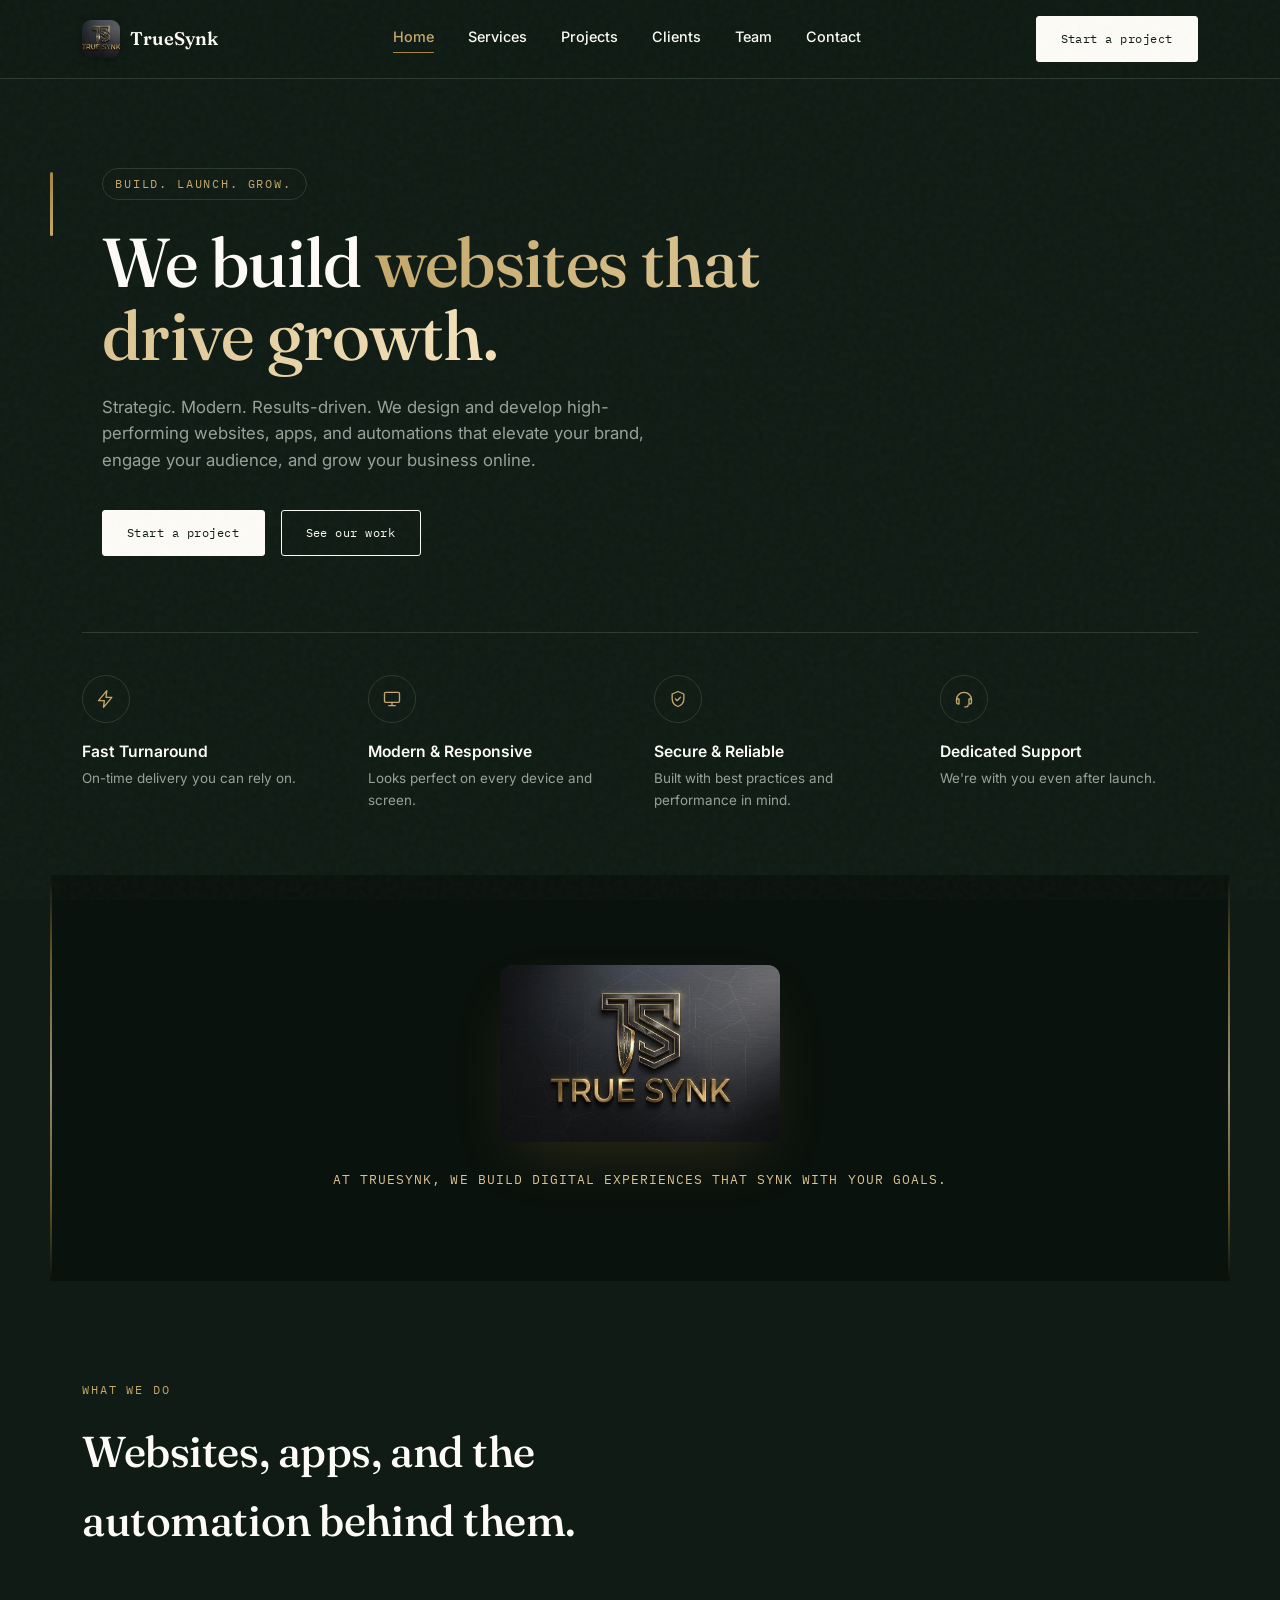
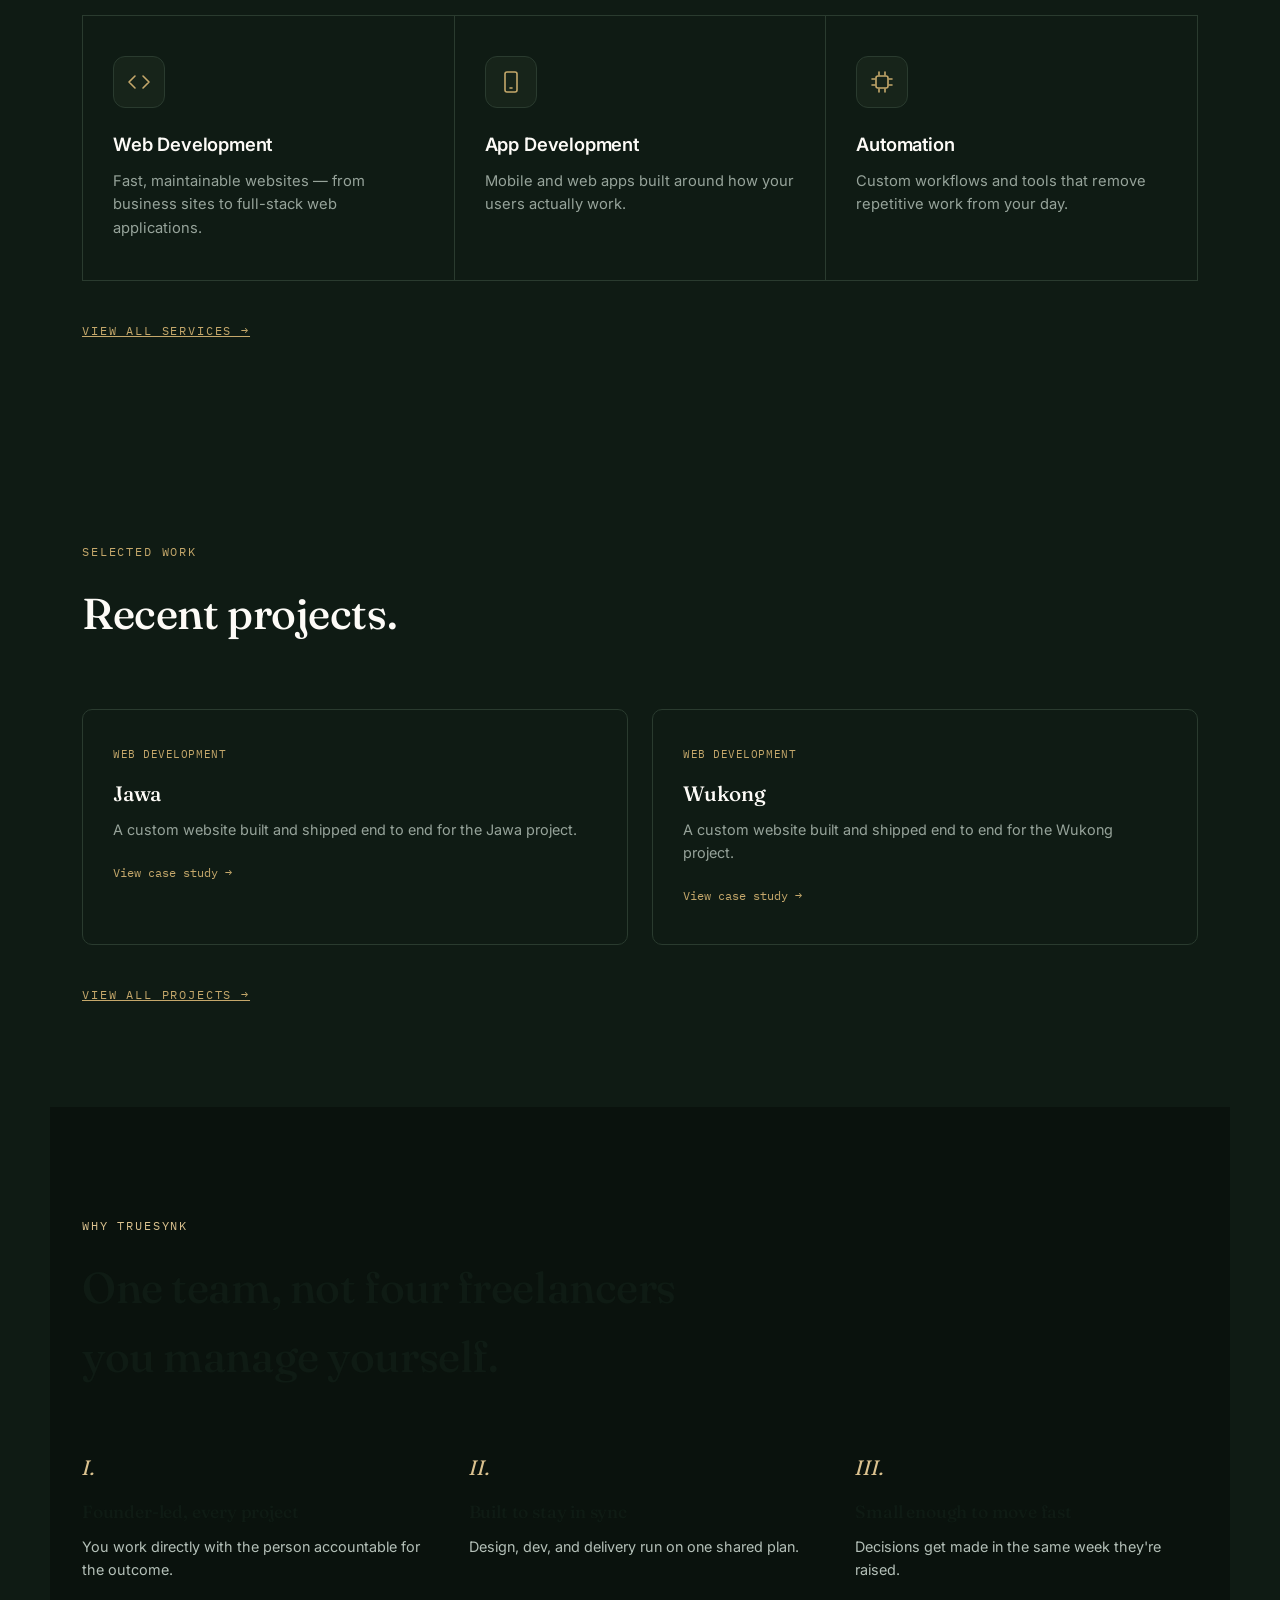
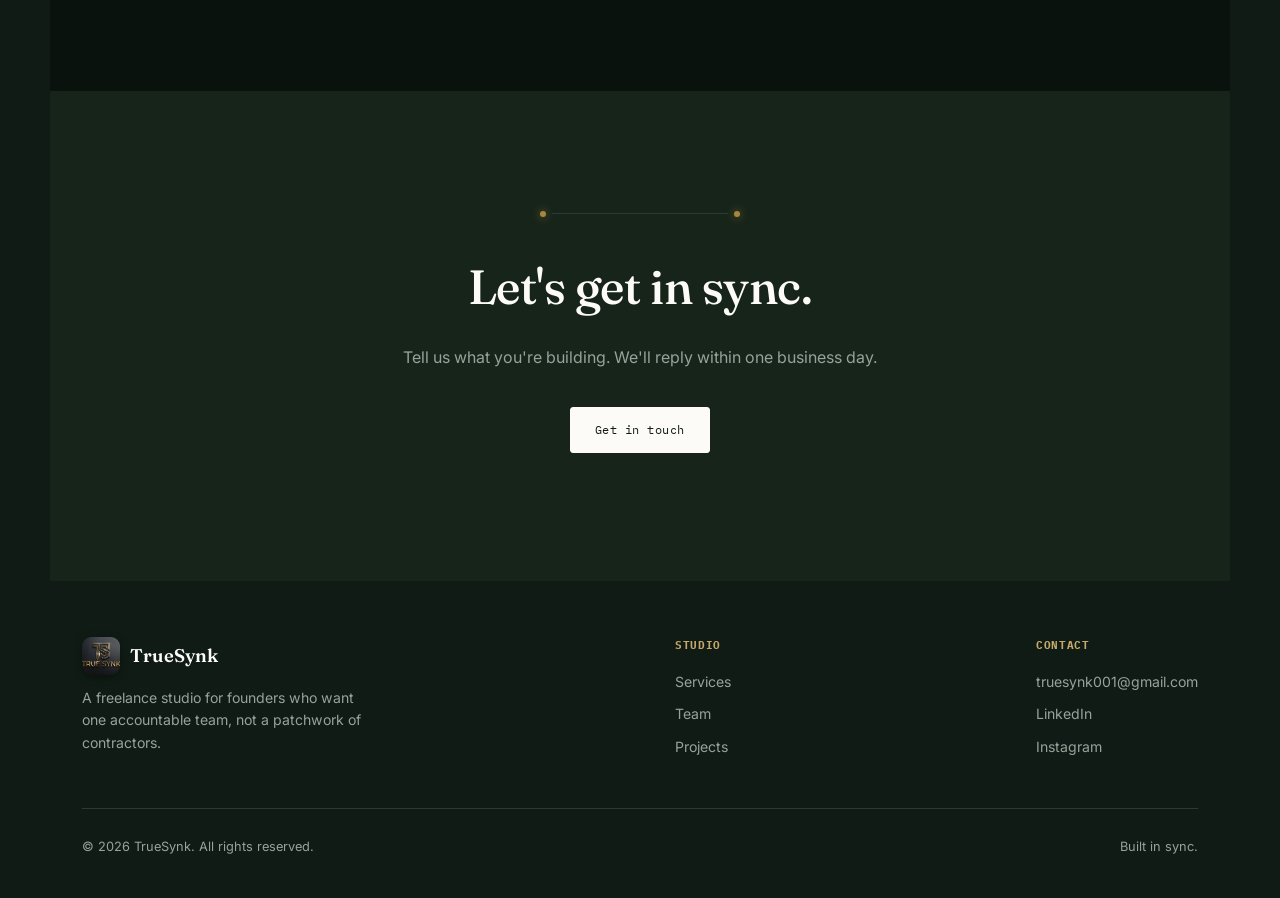
<file: index .html>
<!DOCTYPE html>
<html lang="en">
<head>
<meta charset="UTF-8">
<meta name="viewport" content="width=device-width, initial-scale=1.0">
<title>TrueSynk — We Build Websites That Drive Growth</title>
<link rel="icon" href="assets/favicon.png" type="image/png">
<link rel="stylesheet" href="style.css">
<style>
  .services-grid-3 { display: grid; grid-template-columns: repeat(3, 1fr); border-top: 1px solid var(--hairline); border-left: 1px solid var(--hairline); }
  .service-card { border-right: 1px solid var(--hairline); border-bottom: 1px solid var(--hairline); padding: 40px 30px; }
  .service-card .icon-box { width: 52px; height: 52px; border-radius: 12px; background: var(--parchment); border: 1px solid var(--hairline); display: flex; align-items: center; justify-content: center; margin-bottom: 22px; transition: transform 0.4s var(--ease-premium), background 0.4s; }
  .service-card .icon-box svg { width: 24px; height: 24px; stroke: var(--gold-deep); }
  .service-card:hover .icon-box { transform: rotate(-8deg) scale(1.08); background: var(--gold); }
  .service-card:hover .icon-box svg { stroke: var(--ivory); }
  .service-card h3 { font-size: 1.15rem; margin-bottom: 10px; font-weight: 600; font-family: 'Inter', sans-serif; }
  .service-card p { font-size: 0.92rem; color: var(--grey-text); }
  @media (max-width: 800px) { .services-grid-3 { grid-template-columns: 1fr; } }

  .work-card { background: var(--ivory); padding: 36px 30px; border: 1px solid var(--hairline); border-radius: 10px; }
  .work-card .tag { font-family: 'IBM Plex Mono', monospace; font-size: 0.68rem; color: var(--gold-deep); text-transform: uppercase; letter-spacing: 0.05em; margin-bottom: 14px; display: block; }
  .work-card h3 { font-size: 1.3rem; margin-bottom: 8px; }
  .work-card p { font-size: 0.9rem; color: var(--grey-text); margin-bottom: 18px; }
  .work-card .see { font-family: 'IBM Plex Mono', monospace; font-size: 0.76rem; color: var(--gold-deep); }

  .why-dark { position: relative; background: var(--obsidian); color: var(--ivory); padding: 110px 32px; overflow: hidden; }
  .why-inner { max-width: 1180px; margin: 0 auto; }
  .why-dark .eyebrow { color: var(--gold-light); }
  .why-dark h2 { color: var(--ivory); }
  .why-grid { margin-top: 56px; display: grid; grid-template-columns: repeat(3, 1fr); gap: 44px; }
  .why-item .num { font-family: 'Fraunces', serif; font-style: italic; color: var(--gold-light); font-size: 1.3rem; margin-bottom: 14px; display: block; }
  .why-item h3 { color: var(--ivory); font-size: 1.1rem; margin-bottom: 8px; font-weight: 500; }
  .why-item p { color: var(--grey-text-light); font-size: 0.9rem; }
  @media (max-width: 800px) { .why-grid { grid-template-columns: 1fr; gap: 36px; } }

  .cta { background: var(--parchment); text-align: center; padding: 120px 32px; }
  .cta-inner { max-width: 620px; margin: 0 auto; }
  .cta h2 { font-size: clamp(2rem, 4vw, 3rem); margin-bottom: 20px; }
  .cta p { color: var(--grey-text); margin-bottom: 36px; }
  .cta-sync { max-width: 200px; margin: 0 auto 32px; }

  .brand-moment { position: relative; background: var(--obsidian); padding: 90px 32px; text-align: center; overflow: hidden; }
  .brand-moment-logo { max-width: 280px; margin: 0 auto; border-radius: 12px; box-shadow: 0 24px 60px -20px rgba(176, 129, 63, 0.25); }
  .brand-moment-tag { margin-top: 28px; font-family: 'IBM Plex Mono', monospace; font-size: 0.8rem; letter-spacing: 0.08em; color: var(--gold-light); text-transform: uppercase; }
</style>
</head>
<body>

<header>
  <nav>
    <a href="index.html" class="logo"><img src="assets/logo-badge.png" alt="TrueSynk" class="logo-badge">TrueSynk</a>
    <button class="mobile-toggle" aria-expanded="false">MENU</button>
    <div class="nav-links">
      <a href="index.html" class="active">Home</a>
      <a href="services.html">Services</a>
      <a href="projects.html">Projects</a>
      <a href="clients.html">Clients</a>
      <a href="team.html">Team</a>
      <a href="contact.html">Contact</a>
    </div>
    <a href="contact.html" class="btn desktop-cta">Start a project</a>
  </nav>
</header>

<section class="hero-v2">
  <div class="hero-accent-bar"></div>
  <div class="stagger">
    <span class="eyebrow-badge"><span class="eyebrow">Build. Launch. Grow.</span></span>
    <h1>We build <span class="highlight">websites that drive growth.</span></h1>
    <p class="page-hero-sub">Strategic. Modern. Results-driven. We design and develop high-performing websites, apps, and automations that elevate your brand, engage your audience, and grow your business online.</p>
    <div class="hero-cta">
      <a href="contact.html" class="btn">Start a project</a>
      <a href="projects.html" class="btn btn-outline">See our work</a>
    </div>
  </div>

  <div class="feature-icons reveal">
    <div class="feature-icon-item">
      <div class="icon-circle"><svg viewBox="0 0 24 24" fill="none" stroke="currentColor" stroke-width="1.6" stroke-linecap="round" stroke-linejoin="round"><path d="M13 2 3 14h7l-1 8 10-12h-7l1-8z"/></svg></div>
      <h4>Fast Turnaround</h4>
      <p>On-time delivery you can rely on.</p>
    </div>
    <div class="feature-icon-item">
      <div class="icon-circle"><svg viewBox="0 0 24 24" fill="none" stroke="currentColor" stroke-width="1.6" stroke-linecap="round" stroke-linejoin="round"><rect x="3" y="4" width="18" height="12" rx="1.5"/><path d="M8 20h8M12 16v4"/></svg></div>
      <h4>Modern & Responsive</h4>
      <p>Looks perfect on every device and screen.</p>
    </div>
    <div class="feature-icon-item">
      <div class="icon-circle"><svg viewBox="0 0 24 24" fill="none" stroke="currentColor" stroke-width="1.6" stroke-linecap="round" stroke-linejoin="round"><path d="M12 3l7 3v6c0 4.5-3 7.5-7 9-4-1.5-7-4.5-7-9V6l7-3z"/><path d="m9 12 2 2 4-4"/></svg></div>
      <h4>Secure & Reliable</h4>
      <p>Built with best practices and performance in mind.</p>
    </div>
    <div class="feature-icon-item">
      <div class="icon-circle"><svg viewBox="0 0 24 24" fill="none" stroke="currentColor" stroke-width="1.6" stroke-linecap="round" stroke-linejoin="round"><path d="M3 13a9 9 0 0 1 18 0"/><path d="M3 13v3a2 2 0 0 0 2 2h1v-6H4a1 1 0 0 0-1 1z"/><path d="M21 13v3a2 2 0 0 1-2 2h-1v-6h2a1 1 0 0 1 1 1z"/><path d="M17 19v.5a2 2 0 0 1-2 2h-2"/></svg></div>
      <h4>Dedicated Support</h4>
      <p>We're with you even after launch.</p>
    </div>
  </div>
</section>

<section class="brand-moment">
  <div class="gold-thread left"></div>
  <div class="gold-thread right"></div>
  <img src="assets/logo-full.jpg" alt="TrueSynk" class="brand-moment-logo">
  <p class="brand-moment-tag">At TrueSynk, we build digital experiences that synk with your goals.</p>
</section>

<section>
  <div class="section-head reveal">
    <div class="eyebrow-line"><span class="eyebrow">What we do</span></div>
    <h2>Websites, apps, and the automation behind them.</h2>
  </div>
  <div class="services-grid-3 reveal">
    <div class="service-card">
      <div class="icon-box"><svg viewBox="0 0 24 24" fill="none" stroke="currentColor" stroke-width="1.6" stroke-linecap="round" stroke-linejoin="round"><path d="m8 6-6 6 6 6M16 6l6 6-6 6"/></svg></div>
      <h3>Web Development</h3>
      <p>Fast, maintainable websites — from business sites to full-stack web applications.</p>
    </div>
    <div class="service-card">
      <div class="icon-box"><svg viewBox="0 0 24 24" fill="none" stroke="currentColor" stroke-width="1.6" stroke-linecap="round" stroke-linejoin="round"><rect x="6" y="2" width="12" height="20" rx="2"/><path d="M11 18h2"/></svg></div>
      <h3>App Development</h3>
      <p>Mobile and web apps built around how your users actually work.</p>
    </div>
    <div class="service-card">
      <div class="icon-box"><svg viewBox="0 0 24 24" fill="none" stroke="currentColor" stroke-width="1.6" stroke-linecap="round" stroke-linejoin="round"><rect x="6" y="6" width="12" height="12" rx="2"/><path d="M9 2v3M15 2v3M9 19v3M15 19v3M2 9h3M2 15h3M19 9h3M19 15h3"/></svg></div>
      <h3>Automation</h3>
      <p>Custom workflows and tools that remove repetitive work from your day.</p>
    </div>
  </div>
  <div class="mt-lg"><a href="services.html" class="eyebrow link-underline">View all services →</a></div>
</section>

<section>
  <div class="section-head reveal">
    <div class="eyebrow-line"><span class="eyebrow">Selected work</span></div>
    <h2>Recent projects.</h2>
  </div>
  <div class="grid-2up reveal">
    <div class="work-card"><span class="tag">Web Development</span><h3>Jawa</h3><p>A custom website built and shipped end to end for the Jawa project.</p><a href="projects.html" class="see">View case study →</a></div>
    <div class="work-card"><span class="tag">Web Development</span><h3>Wukong</h3><p>A custom website built and shipped end to end for the Wukong project.</p><a href="projects.html" class="see">View case study →</a></div>
  </div>
  <div class="mt-lg"><a href="projects.html" class="eyebrow link-underline">View all projects →</a></div>
</section>

<section class="why-dark">
  <div class="why-inner">
    <div class="section-head reveal">
      <div class="eyebrow-line"><span class="eyebrow">Why TrueSynk</span></div>
      <h2>One team, not four freelancers you manage yourself.</h2>
    </div>
    <div class="why-grid reveal">
      <div class="why-item"><span class="num">I.</span><h3>Founder-led, every project</h3><p>You work directly with the person accountable for the outcome.</p></div>
      <div class="why-item"><span class="num">II.</span><h3>Built to stay in sync</h3><p>Design, dev, and delivery run on one shared plan.</p></div>
      <div class="why-item"><span class="num">III.</span><h3>Small enough to move fast</h3><p>Decisions get made in the same week they're raised.</p></div>
    </div>
  </div>
</section>

<section class="cta" id="contact">
  <div class="cta-inner">
    <div class="sync-line cta-sync"><span class="node"></span><div class="track"></div><span class="node"></span></div>
    <h2>Let's get in sync.</h2>
    <p>Tell us what you're building. We'll reply within one business day.</p>
    <a href="contact.html" class="btn">Get in touch</a>
  </div>
</section>

<footer>
  <div class="footer-top">
    <div class="footer-brand">
      <a href="home.html" class="logo"><img src="assets/logo-badge.png" alt="TrueSynk" class="logo-badge">TrueSynk</a>
      <p>A freelance studio for founders who want one accountable team, not a patchwork of contractors.</p>
    </div>
    <div class="footer-col">
      <h4>Studio</h4>
      <a href="services.html">Services</a>
      <a href="team.html">Team</a>
      <a href="projects.html">Projects</a>
    </div>
    <div class="footer-col">
      <h4>Contact</h4>
      <a href="mailto:truesynk001@gmail.com">truesynk001@gmail.com</a>
      <a href="#" target="_blank" rel="noopener">LinkedIn</a>
      <a href="#" target="_blank" rel="noopener">Instagram</a>
    </div>
  </div>
  <div class="footer-bottom">
    <span>© 2026 TrueSynk. All rights reserved.</span>
    <span>Built in sync.</span>
  </div>
</footer>

<script src="script.js"></script>
</body>
</html>
</file>
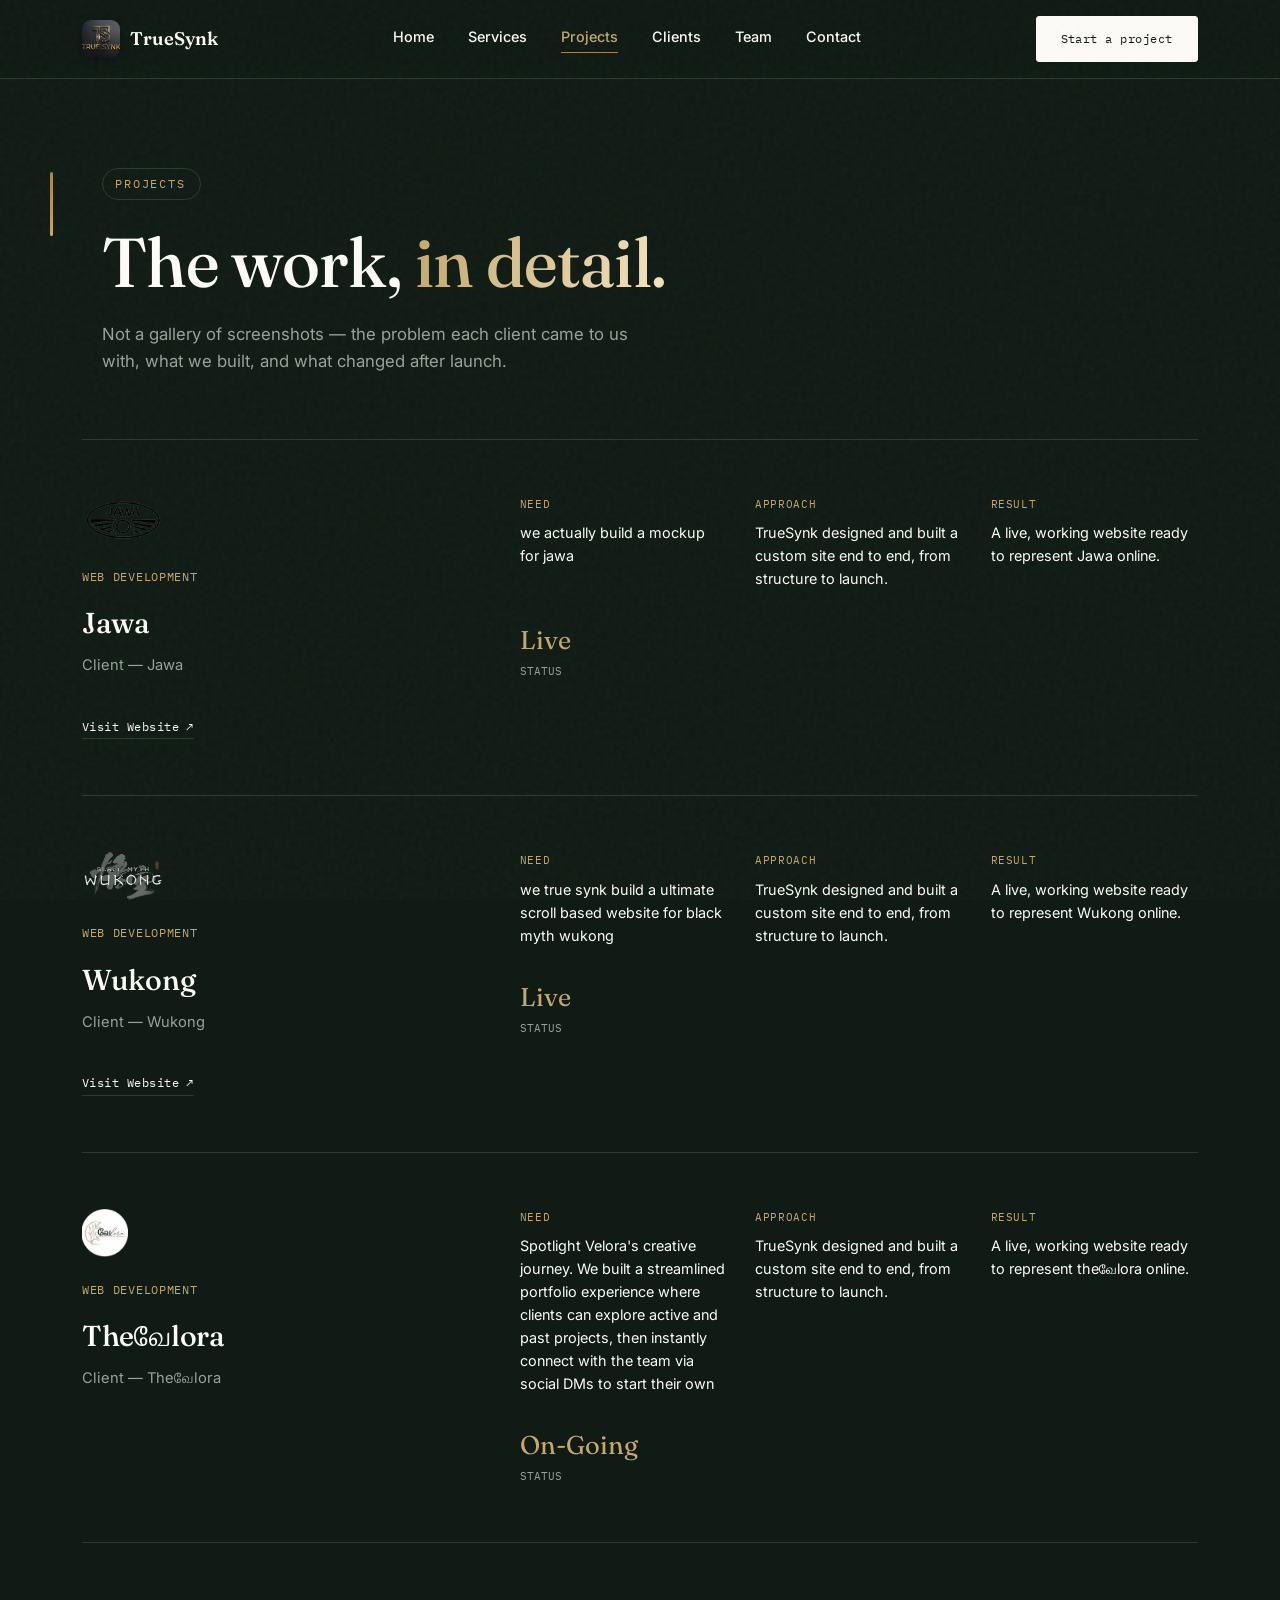
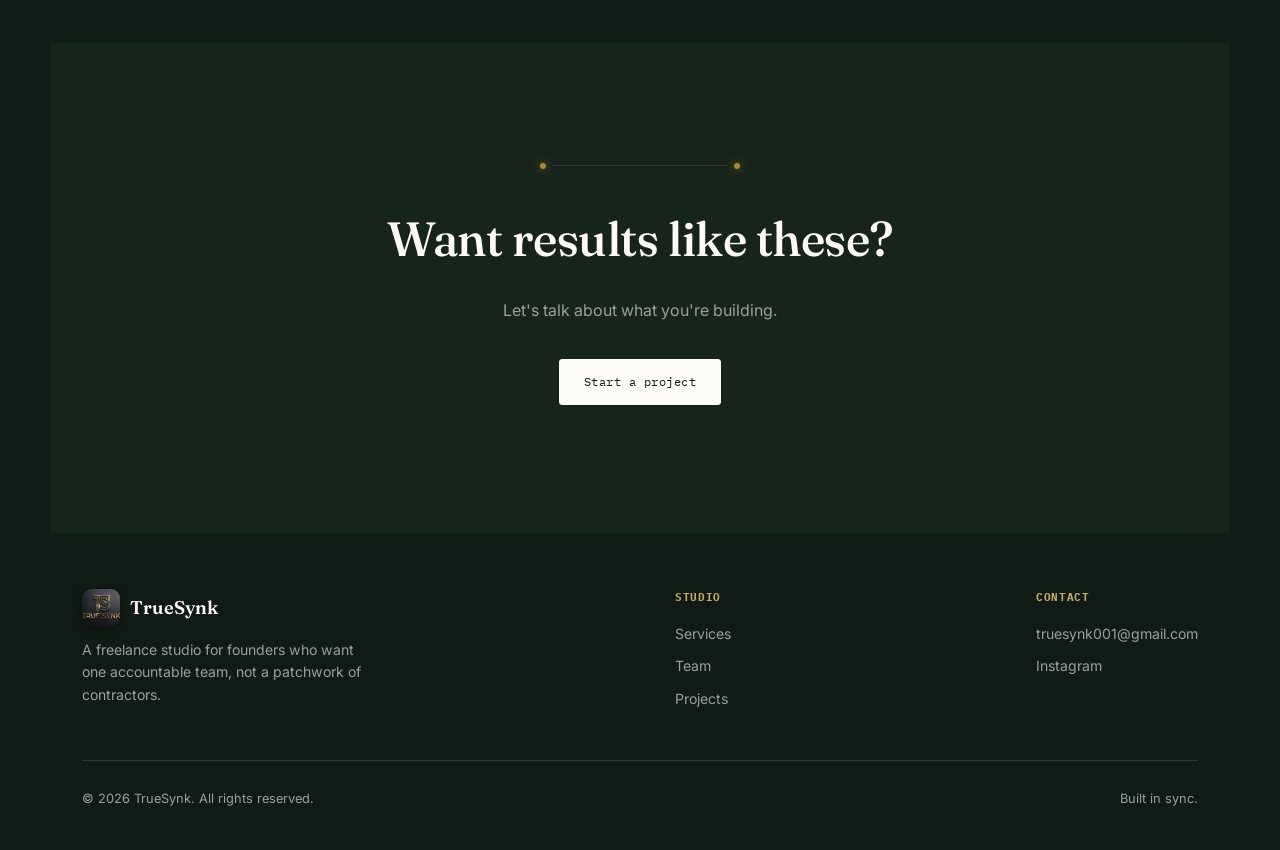
<file: projects.html>
<!DOCTYPE html>
<html lang="en">
<head>
<meta charset="UTF-8">
<meta name="viewport" content="width=device-width, initial-scale=1.0">
<title>Projects — TrueSynk</title>
<link rel="icon" href="assets/favicon.png" type="image/png">
<link rel="stylesheet" href="style.css">
<style>
  .case {
    border-top: 1px solid var(--hairline); padding: 56px 0;
    display: grid; grid-template-columns: 0.9fr 1.6fr; gap: 56px;
  }
  .case:last-child { border-bottom: 1px solid var(--hairline); }
  .case-tag { font-family: 'IBM Plex Mono', monospace; font-size: 0.72rem; letter-spacing: 0.06em; color: var(--gold-deep); text-transform: uppercase; margin-bottom: 14px; display: block; }
  .case h3 { font-size: 1.8rem; margin-bottom: 8px; }
  .case .client { color: var(--grey-text); font-size: 0.92rem; margin-bottom: 28px; }
  .case-flow { display: grid; grid-template-columns: repeat(3, 1fr); gap: 28px; }
  .case-flow .step-label { font-family: 'IBM Plex Mono', monospace; font-size: 0.68rem; letter-spacing: 0.06em; text-transform: uppercase; color: var(--gold-deep); margin-bottom: 8px; display: block; }
  .case-flow p { font-size: 0.9rem; color: var(--ink); }
  .case-results { margin-top: 30px; display: flex; gap: 40px; flex-wrap: wrap; }
  .result .num { font-family: 'Fraunces', serif; font-size: 1.6rem; color: var(--gold-deep); }
  .result .label { font-family: 'IBM Plex Mono', monospace; font-size: 0.68rem; color: var(--grey-text); margin-top: 2px; }
  @media (max-width: 900px) { .case { grid-template-columns: 1fr; gap: 22px; } .case-flow { grid-template-columns: 1fr; gap: 18px; } }

  .cta { background: var(--parchment); text-align: center; padding: 120px 32px; }
  .cta-inner { max-width: 620px; margin: 0 auto; }
  .cta h2 { font-size: clamp(2rem, 4vw, 3rem); margin-bottom: 20px; }
  .cta p { color: var(--grey-text); margin-bottom: 36px; }
  .cta-sync { max-width: 200px; margin: 0 auto 32px; }
</style>
</head>
<body>

<header>
  <nav>
    <a href="index.html" class="logo"><img src="assets/logo-badge.png" alt="TrueSynk" class="logo-badge">TrueSynk</a>
    <button class="mobile-toggle" aria-expanded="false">MENU</button>
    <div class="nav-links">
      <a href="index.html">Home</a>
      <a href="services.html">Services</a>
      <a href="projects.html" class="active">Projects</a>
      <a href="clients.html">Clients</a>
      <a href="team.html">Team</a>
      <a href="contact.html">Contact</a>
    </div>
    <a href="contact.html" class="btn desktop-cta">Start a project</a>
  </nav>
</header>

<section class="hero-v2">
  <div class="hero-accent-bar"></div>
  <div class="stagger">
    <span class="eyebrow-badge"><span class="eyebrow">Projects</span></span>
    <h1>The work, <span class="highlight">in detail.</span></h1>
    <p class="page-hero-sub">Not a gallery of screenshots — the problem each client came to us with, what we built, and what changed after launch.</p>
  </div>
</section>

<section class="section-flush">
  <!-- JAWA PROJECT -->
  <div class="case reveal">
    <div>
      <img src="assets/jawa-logo.png" alt="Jawa Logo" class="client-logo">
      <span class="case-tag">Web Development</span>
      <h3>Jawa</h3>
      <div class="client">Client — Jawa</div>
      <a href="https://jawabobber42.vercel.app/" target="_blank" rel="noopener" class="client-link">Visit Website ↗</a>
    </div>
    <div>
      <div class="case-flow">
        <div><span class="step-label">Need</span><p>we actually build a mockup for jawa </p></div>
        <div><span class="step-label">Approach</span><p>TrueSynk designed and built a custom site end to end, from structure to launch.</p></div>
        <div><span class="step-label">Result</span><p>A live, working website ready to represent Jawa online.</p></div>
      </div>
      <div class="case-results">
        <div class="result"><div class="num">Live</div><div class="label">STATUS</div></div>
      </div>
    </div>
  </div>

  <!-- WUKONG PROJECT -->
  <div class="case reveal">
    <div>
      <img src="assets/wukong-logo.png" alt="Wukong Logo" class="client-logo">
      <span class="case-tag">Web Development</span>
      <h3>Wukong</h3>
      <div class="client">Client — Wukong</div>
      <a href="https://santhoshlegacy.github.io/Black-Myth-WuKong/" target="_blank" rel="noopener" class="client-link">Visit Website ↗</a>
    </div>
    <div>
      <div class="case-flow">
        <div><span class="step-label">Need</span><p>we true synk build a ultimate scroll based website for black myth wukong</p></div>
        <div><span class="step-label">Approach</span><p>TrueSynk designed and built a custom site end to end, from structure to launch.</p></div>
        <div><span class="step-label">Result</span><p>A live, working website ready to represent Wukong online.</p></div>
      </div>
      <div class="case-results">
        <div class="result"><div class="num">Live</div><div class="label">STATUS</div></div>
      </div>
    </div>
  </div>
  <div class="case reveal">
    <div>
      <img src="assets/logo.jpg" alt="Theவேlora Logo" class="client-logo">
      <span class="case-tag">Web Development</span>
      <h3>Theவேlora</h3>
      <div class="client">Client — Theவேlora</div>
      
    </div>
    <div>
      <div class="case-flow">
        <div><span class="step-label">Need</span><p>Spotlight Velora's creative journey. We built a streamlined portfolio experience where clients can explore active and past projects, then instantly connect with the team via social DMs to start their own</p></div>
        <div><span class="step-label">Approach</span><p>TrueSynk designed and built a custom site end to end, from structure to launch.</p></div>
        <div><span class="step-label">Result</span><p>A live, working website ready to represent theவேlora online.</p></div>
      </div>
      <div class="case-results">
        <div class="result"><div class="num">On-Going</div><div class="label">STATUS</div></div>
      </div>
    </div>
  </div>
</section>

<section class="cta" id="contact">
  <div class="cta-inner">
    <div class="sync-line cta-sync"><span class="node"></span><div class="track"></div><span class="node"></span></div>
    <h2>Want results like these?</h2>
    <p>Let's talk about what you're building.</p>
    <a href="contact.html" class="btn">Start a project</a>
  </div>
</section>

<footer>
  <div class="footer-top">
    <div class="footer-brand">
      <a href="index.html" class="logo"><img src="assets/logo-badge.png" alt="TrueSynk" class="logo-badge">TrueSynk</a>
      <p>A freelance studio for founders who want one accountable team, not a patchwork of contractors.</p>
    </div>
    <div class="footer-col">
      <h4>Studio</h4>
      <a href="services.html">Services</a>
      <a href="team.html">Team</a>
      <a href="projects.html">Projects</a>
    </div>
   <div class="footer-col">
  <h4>Contact</h4>
  <a href="https://mail.google.com/mail/?view=cm&fs=1&to=truesynk001@gmail.com" target="_blank" rel="noopener">truesynk001@gmail.com</a>
  <a href="https://www.instagram.com/true_synk/" target="_blank" rel="noopener">Instagram</a>
    </div>
  </div>
  <div class="footer-bottom">
    <span>© 2026 TrueSynk. All rights reserved.</span>
    <span>Built in sync.</span>
  </div>
</footer>

<script src="script.js"></script>
</body>
</html>
</file>
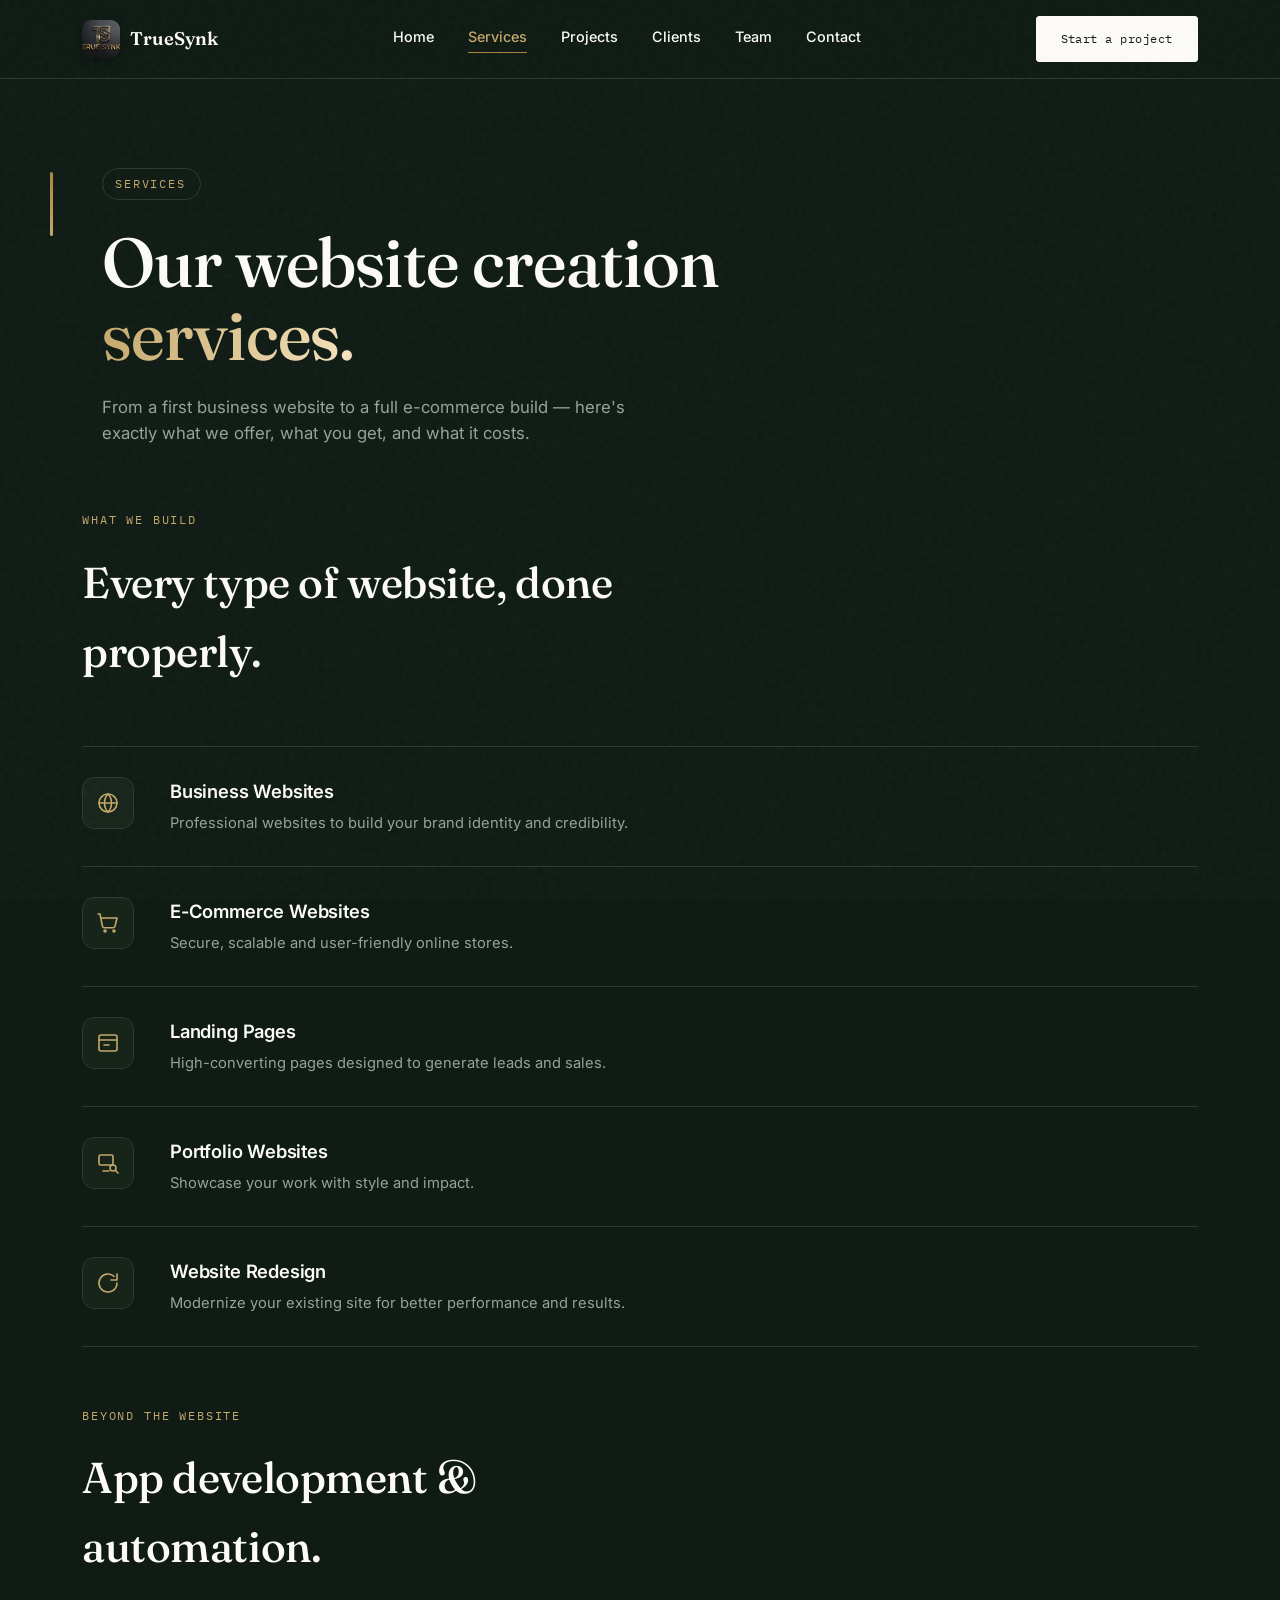
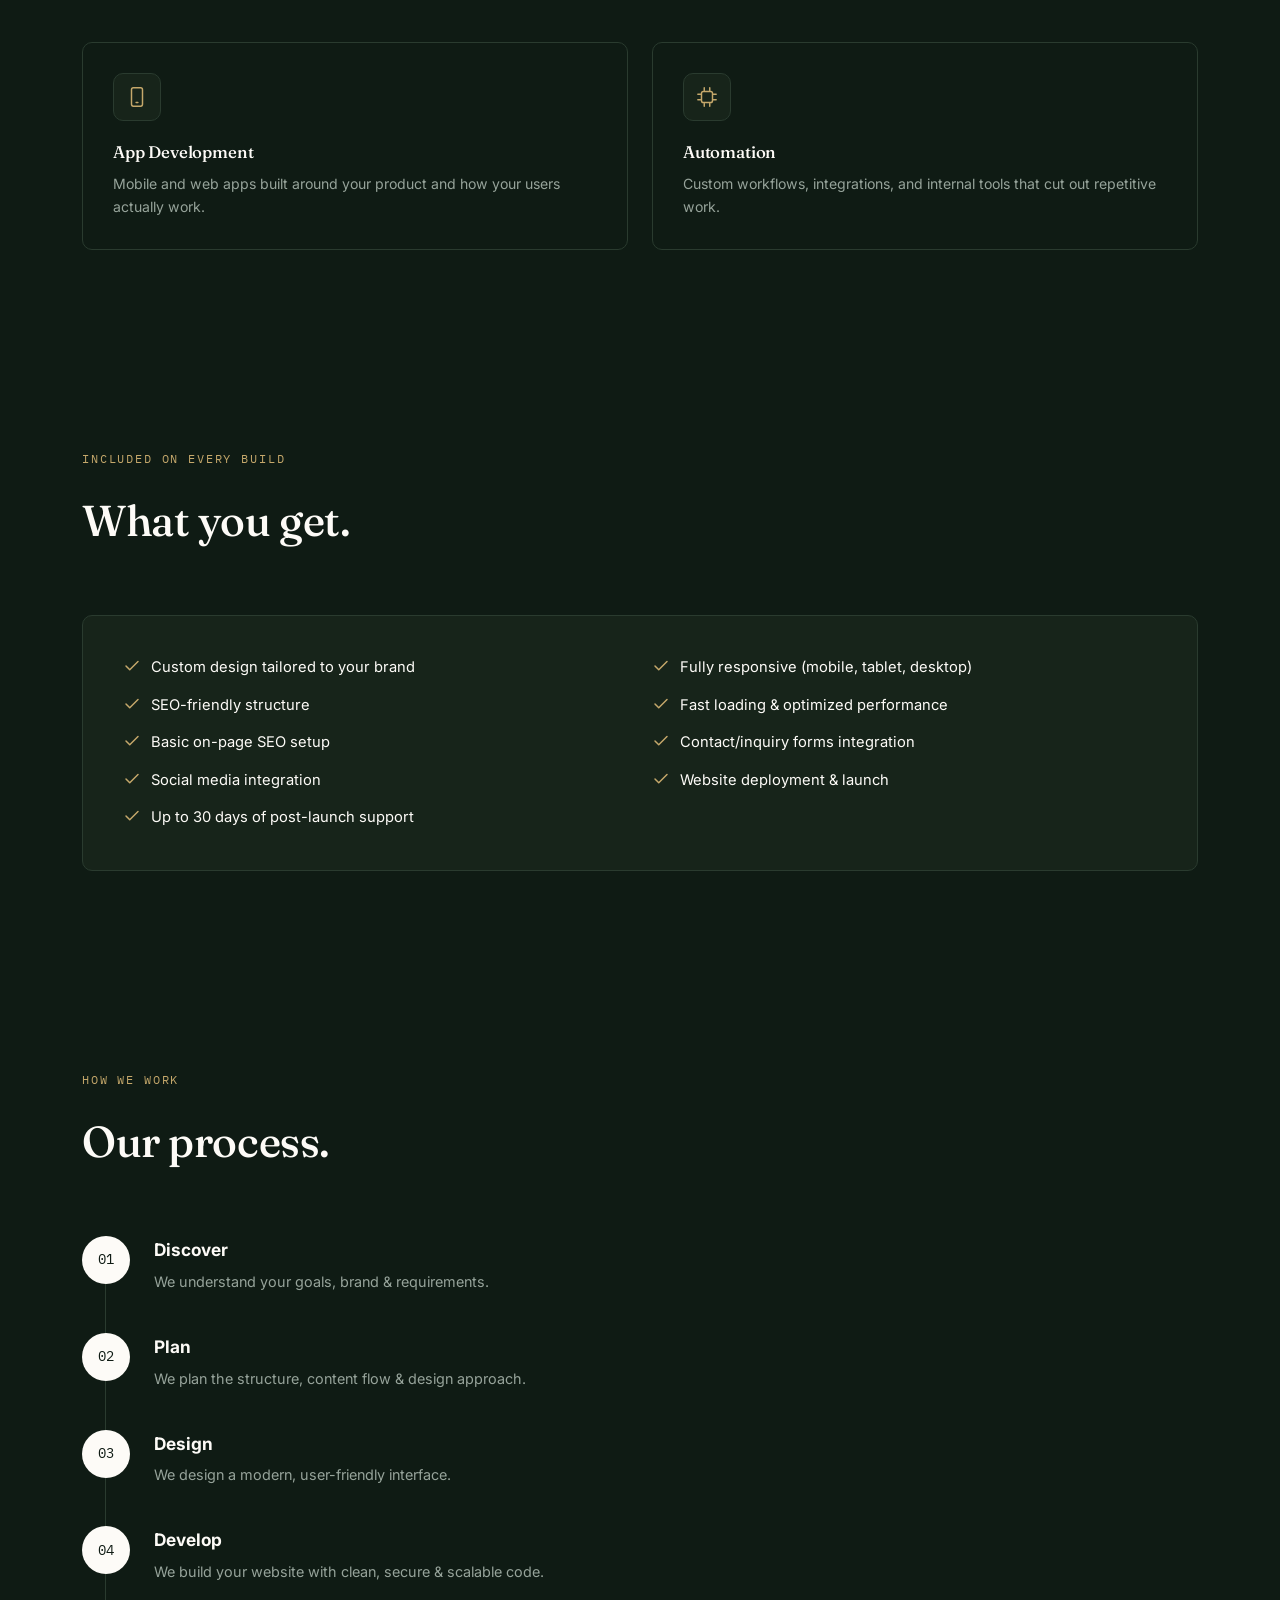
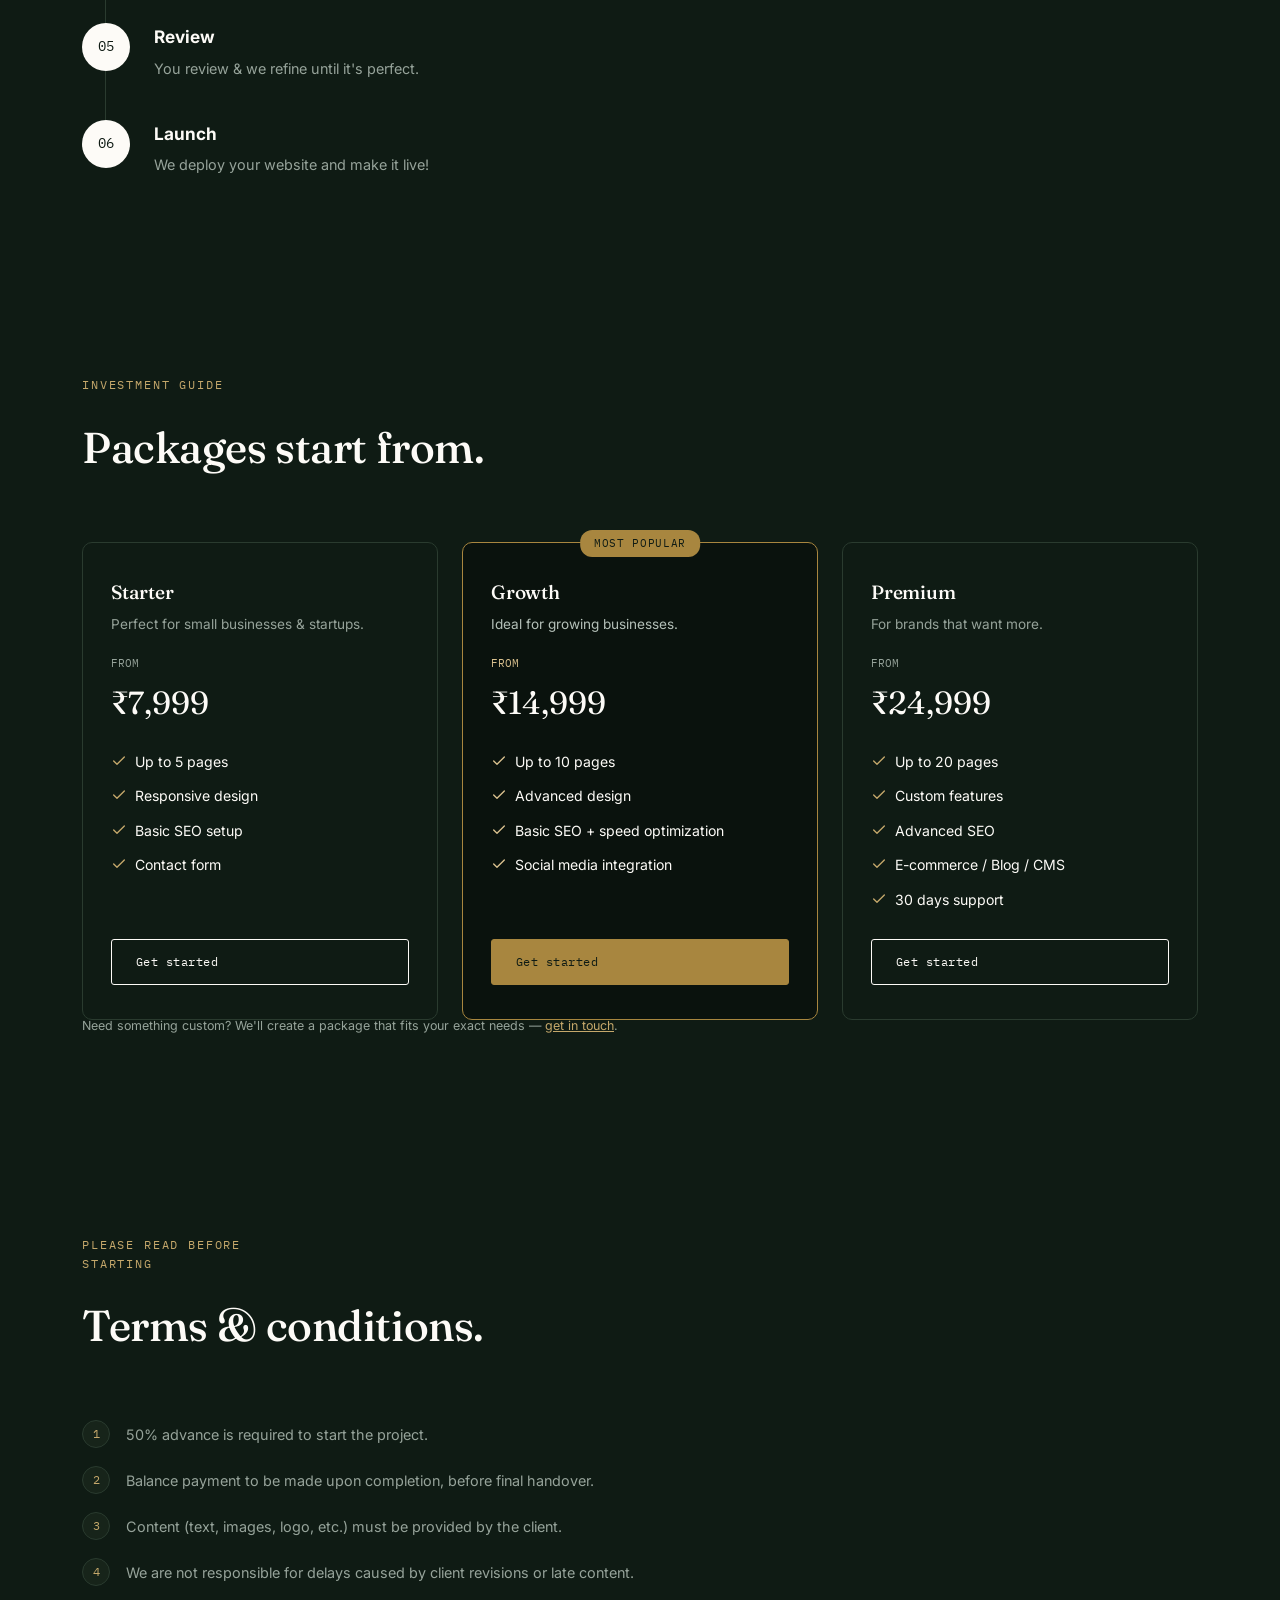
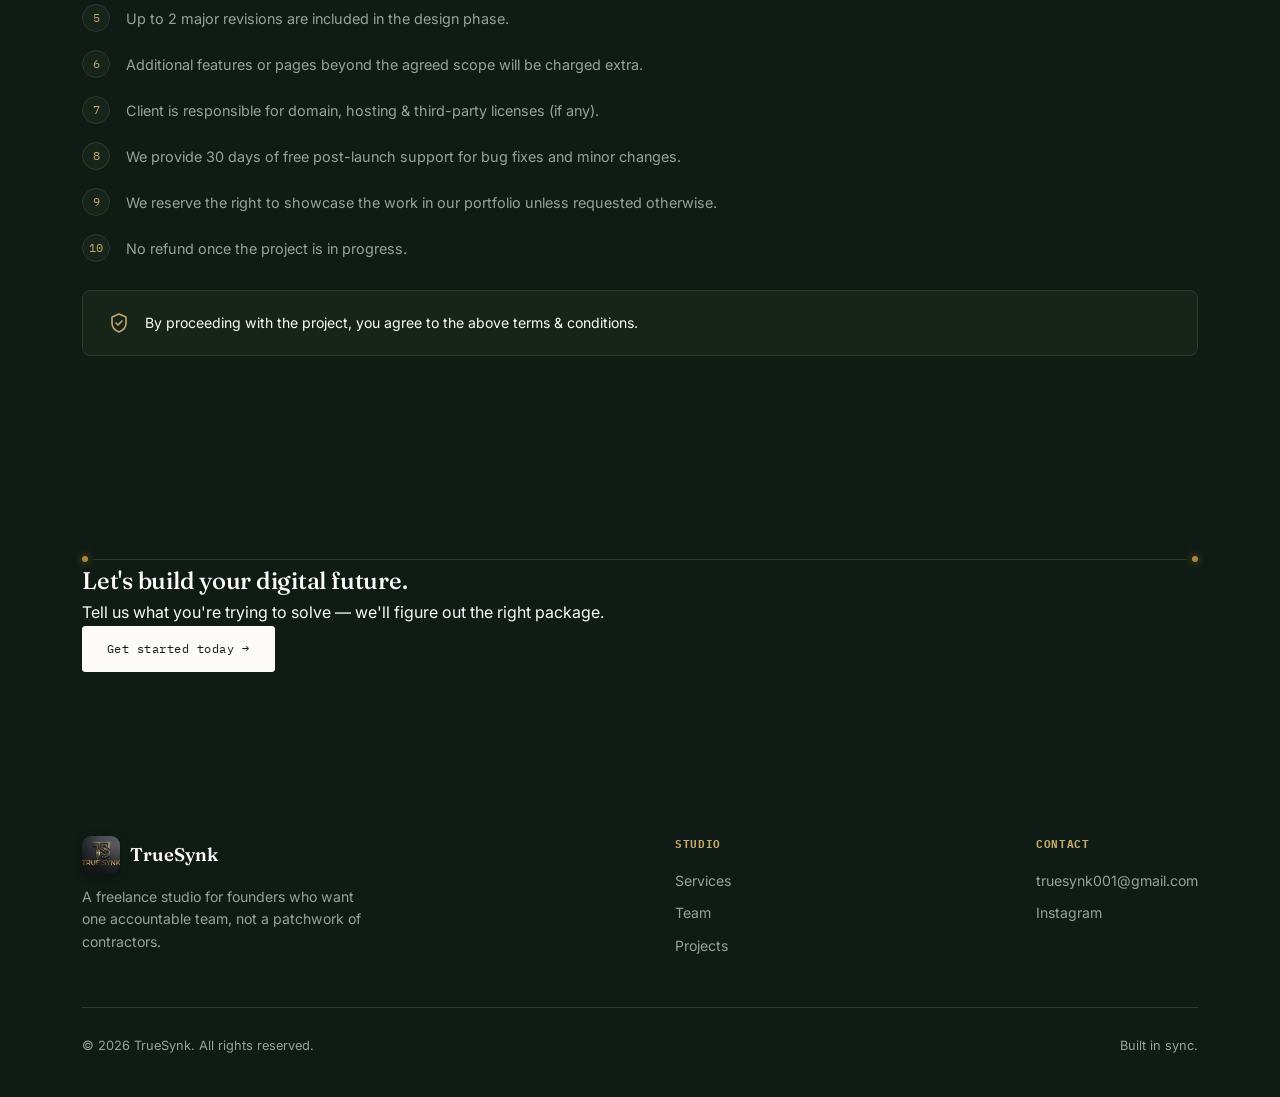
<file: services.html>
<!DOCTYPE html>
<html lang="en">
<head>
<meta charset="UTF-8">
<meta name="viewport" content="width=device-width, initial-scale=1.0">
<title>Services & Pricing — TrueSynk</title>
<link rel="icon" href="assets/favicon.png" type="image/png">
<link rel="stylesheet" href="style.css">
<style>
  .extra-services { display: grid; grid-template-columns: repeat(2, 1fr); gap: 24px; margin-top: 40px; }
  .extra-service-card {
    border: 1px solid var(--hairline); border-radius: 10px; padding: 30px;
    transition: transform 0.4s var(--ease-premium), box-shadow 0.4s var(--ease-premium);
  }
  .extra-service-card:hover { transform: translateY(-4px); box-shadow: 0 16px 32px -20px rgba(20,19,15,0.3); }
  .extra-service-card .icon-box { width: 48px; height: 48px; border-radius: 10px; background: var(--parchment); border: 1px solid var(--hairline); display: flex; align-items: center; justify-content: center; margin-bottom: 18px; }
  .extra-service-card .icon-box svg { width: 22px; height: 22px; stroke: var(--gold-deep); }
  .extra-service-card h3 { font-size: 1.05rem; margin-bottom: 8px; }
  .extra-service-card p { font-size: 0.88rem; color: var(--grey-text); }
  @media (max-width: 700px) { .extra-services { grid-template-columns: 1fr; } }
</style>
</head>
<body>

<header>
  <nav>
    <a href="index.html" class="logo"><img src="assets/logo-badge.png" alt="TrueSynk" class="logo-badge">TrueSynk</a>
    <button class="mobile-toggle" aria-expanded="false">MENU</button>
    <div class="nav-links">
      <a href="index.html">Home</a>
      <a href="services.html" class="active">Services</a>
      <a href="projects.html">Projects</a>
      <a href="clients.html">Clients</a>
      <a href="team.html">Team</a>
      <a href="contact.html">Contact</a>
    </div>
    <a href="contact.html" class="btn desktop-cta">Start a project</a>
  </nav>
</header>

<section class="hero-v2">
  <div class="hero-accent-bar"></div>
  <div class="stagger">
    <span class="eyebrow-badge"><span class="eyebrow">Services</span></span>
    <h1>Our website creation <span class="highlight">services.</span></h1>
    <p class="page-hero-sub">From a first business website to a full e-commerce build — here's exactly what we offer, what you get, and what it costs.</p>
  </div>
</section>

<section class="section-flush">
  <div class="section-head reveal">
    <div class="eyebrow-line"><span class="eyebrow">What we build</span></div>
    <h2>Every type of website, done properly.</h2>
  </div>

  <div class="reveal">
    <div class="service-row">
      <div class="icon-box"><svg viewBox="0 0 24 24" fill="none" stroke="currentColor" stroke-width="1.6" stroke-linecap="round" stroke-linejoin="round"><circle cx="12" cy="12" r="9"/><path d="M3 12h18M12 3c2.5 2.5 3.5 6 3.5 9s-1 6.5-3.5 9c-2.5-2.5-3.5-6-3.5-9s1-6.5 3.5-9z"/></svg></div>
      <div><h3>Business Websites</h3><p>Professional websites to build your brand identity and credibility.</p></div>
    </div>
    <div class="service-row">
      <div class="icon-box"><svg viewBox="0 0 24 24" fill="none" stroke="currentColor" stroke-width="1.6" stroke-linecap="round" stroke-linejoin="round"><circle cx="9" cy="20" r="1"/><circle cx="18" cy="20" r="1"/><path d="M2 3h2l2.4 12.2a2 2 0 0 0 2 1.6h8.6a2 2 0 0 0 2-1.6L21 7H6"/></svg></div>
      <div><h3>E-Commerce Websites</h3><p>Secure, scalable and user-friendly online stores.</p></div>
    </div>
    <div class="service-row">
      <div class="icon-box"><svg viewBox="0 0 24 24" fill="none" stroke="currentColor" stroke-width="1.6" stroke-linecap="round" stroke-linejoin="round"><rect x="3" y="4" width="18" height="16" rx="2"/><path d="M3 9h18M8 14h5"/></svg></div>
      <div><h3>Landing Pages</h3><p>High-converting pages designed to generate leads and sales.</p></div>
    </div>
    <div class="service-row">
      <div class="icon-box"><svg viewBox="0 0 24 24" fill="none" stroke="currentColor" stroke-width="1.6" stroke-linecap="round" stroke-linejoin="round"><rect x="3" y="4" width="14" height="10" rx="1.5"/><circle cx="17" cy="17" r="3"/><path d="M19.5 19.5 22 22M7 20h6"/></svg></div>
      <div><h3>Portfolio Websites</h3><p>Showcase your work with style and impact.</p></div>
    </div>
    <div class="service-row">
      <div class="icon-box"><svg viewBox="0 0 24 24" fill="none" stroke="currentColor" stroke-width="1.6" stroke-linecap="round" stroke-linejoin="round"><path d="M21 12a9 9 0 1 1-3-6.7"/><path d="M21 3v6h-6"/></svg></div>
      <div><h3>Website Redesign</h3><p>Modernize your existing site for better performance and results.</p></div>
    </div>
  </div>

  <div class="section-head reveal mt-xl">
    <div class="eyebrow-line"><span class="eyebrow">Beyond the website</span></div>
    <h2>App development & automation.</h2>
  </div>
  <div class="extra-services reveal">
    <div class="extra-service-card">
      <div class="icon-box"><svg viewBox="0 0 24 24" fill="none" stroke="currentColor" stroke-width="1.6" stroke-linecap="round" stroke-linejoin="round"><rect x="6" y="2" width="12" height="20" rx="2"/><path d="M11 18h2"/></svg></div>
      <h3>App Development</h3>
      <p>Mobile and web apps built around your product and how your users actually work.</p>
    </div>
    <div class="extra-service-card">
      <div class="icon-box"><svg viewBox="0 0 24 24" fill="none" stroke="currentColor" stroke-width="1.6" stroke-linecap="round" stroke-linejoin="round"><rect x="6" y="6" width="12" height="12" rx="2"/><path d="M9 2v3M15 2v3M9 19v3M15 19v3M2 9h3M2 15h3M19 9h3M19 15h3"/></svg></div>
      <h3>Automation</h3>
      <p>Custom workflows, integrations, and internal tools that cut out repetitive work.</p>
    </div>
  </div>
</section>

<section>
  <div class="section-head reveal">
    <div class="eyebrow-line"><span class="eyebrow">Included on every build</span></div>
    <h2>What you get.</h2>
  </div>
  <div class="checklist-card reveal">
    <div class="checklist-grid">
      <div class="checklist-item"><svg viewBox="0 0 24 24" fill="none" stroke="currentColor" stroke-width="2" stroke-linecap="round" stroke-linejoin="round"><path d="M20 6 9 17l-5-5"/></svg> Custom design tailored to your brand</div>
      <div class="checklist-item"><svg viewBox="0 0 24 24" fill="none" stroke="currentColor" stroke-width="2" stroke-linecap="round" stroke-linejoin="round"><path d="M20 6 9 17l-5-5"/></svg> Fully responsive (mobile, tablet, desktop)</div>
      <div class="checklist-item"><svg viewBox="0 0 24 24" fill="none" stroke="currentColor" stroke-width="2" stroke-linecap="round" stroke-linejoin="round"><path d="M20 6 9 17l-5-5"/></svg> SEO-friendly structure</div>
      <div class="checklist-item"><svg viewBox="0 0 24 24" fill="none" stroke="currentColor" stroke-width="2" stroke-linecap="round" stroke-linejoin="round"><path d="M20 6 9 17l-5-5"/></svg> Fast loading & optimized performance</div>
      <div class="checklist-item"><svg viewBox="0 0 24 24" fill="none" stroke="currentColor" stroke-width="2" stroke-linecap="round" stroke-linejoin="round"><path d="M20 6 9 17l-5-5"/></svg> Basic on-page SEO setup</div>
      <div class="checklist-item"><svg viewBox="0 0 24 24" fill="none" stroke="currentColor" stroke-width="2" stroke-linecap="round" stroke-linejoin="round"><path d="M20 6 9 17l-5-5"/></svg> Contact/inquiry forms integration</div>
      <div class="checklist-item"><svg viewBox="0 0 24 24" fill="none" stroke="currentColor" stroke-width="2" stroke-linecap="round" stroke-linejoin="round"><path d="M20 6 9 17l-5-5"/></svg> Social media integration</div>
      <div class="checklist-item"><svg viewBox="0 0 24 24" fill="none" stroke="currentColor" stroke-width="2" stroke-linecap="round" stroke-linejoin="round"><path d="M20 6 9 17l-5-5"/></svg> Website deployment & launch</div>
      <div class="checklist-item"><svg viewBox="0 0 24 24" fill="none" stroke="currentColor" stroke-width="2" stroke-linecap="round" stroke-linejoin="round"><path d="M20 6 9 17l-5-5"/></svg> Up to 30 days of post-launch support</div>
    </div>
  </div>
</section>

<section>
  <div class="section-head reveal">
    <div class="eyebrow-line"><span class="eyebrow">How we work</span></div>
    <h2>Our process.</h2>
  </div>
  <div class="process-vertical reveal">
    <div class="process-v-item"><div class="process-v-num">01</div><div class="process-v-text"><h4>Discover</h4><p>We understand your goals, brand & requirements.</p></div></div>
    <div class="process-v-item"><div class="process-v-num">02</div><div class="process-v-text"><h4>Plan</h4><p>We plan the structure, content flow & design approach.</p></div></div>
    <div class="process-v-item"><div class="process-v-num">03</div><div class="process-v-text"><h4>Design</h4><p>We design a modern, user-friendly interface.</p></div></div>
    <div class="process-v-item"><div class="process-v-num">04</div><div class="process-v-text"><h4>Develop</h4><p>We build your website with clean, secure & scalable code.</p></div></div>
    <div class="process-v-item"><div class="process-v-num">05</div><div class="process-v-text"><h4>Review</h4><p>You review & we refine until it's perfect.</p></div></div>
    <div class="process-v-item"><div class="process-v-num">06</div><div class="process-v-text"><h4>Launch</h4><p>We deploy your website and make it live!</p></div></div>
  </div>
</section>

<section>
  <div class="section-head reveal">
    <div class="eyebrow-line"><span class="eyebrow">Investment guide</span></div>
    <h2>Packages start from.</h2>
  </div>
  <div class="pricing-grid reveal">
    <div class="pricing-card">
      <h3>Starter</h3>
      <p class="desc">Perfect for small businesses & startups.</p>
      <div class="price"><span>From</span>₹7,999</div>
      <ul>
        <li><svg viewBox="0 0 24 24" fill="none" stroke="currentColor" stroke-width="2" stroke-linecap="round" stroke-linejoin="round"><path d="M20 6 9 17l-5-5"/></svg> Up to 5 pages</li>
        <li><svg viewBox="0 0 24 24" fill="none" stroke="currentColor" stroke-width="2" stroke-linecap="round" stroke-linejoin="round"><path d="M20 6 9 17l-5-5"/></svg> Responsive design</li>
        <li><svg viewBox="0 0 24 24" fill="none" stroke="currentColor" stroke-width="2" stroke-linecap="round" stroke-linejoin="round"><path d="M20 6 9 17l-5-5"/></svg> Basic SEO setup</li>
        <li><svg viewBox="0 0 24 24" fill="none" stroke="currentColor" stroke-width="2" stroke-linecap="round" stroke-linejoin="round"><path d="M20 6 9 17l-5-5"/></svg> Contact form</li>
      </ul>
      <a href="contact.html" class="btn btn-outline">Get started</a>
    </div>

    <div class="pricing-card featured">
      <span class="pricing-tag">Most Popular</span>
      <h3>Growth</h3>
      <p class="desc">Ideal for growing businesses.</p>
      <div class="price"><span>From</span>₹14,999</div>
      <ul>
        <li><svg viewBox="0 0 24 24" fill="none" stroke="currentColor" stroke-width="2" stroke-linecap="round" stroke-linejoin="round"><path d="M20 6 9 17l-5-5"/></svg> Up to 10 pages</li>
        <li><svg viewBox="0 0 24 24" fill="none" stroke="currentColor" stroke-width="2" stroke-linecap="round" stroke-linejoin="round"><path d="M20 6 9 17l-5-5"/></svg> Advanced design</li>
        <li><svg viewBox="0 0 24 24" fill="none" stroke="currentColor" stroke-width="2" stroke-linecap="round" stroke-linejoin="round"><path d="M20 6 9 17l-5-5"/></svg> Basic SEO + speed optimization</li>
        <li><svg viewBox="0 0 24 24" fill="none" stroke="currentColor" stroke-width="2" stroke-linecap="round" stroke-linejoin="round"><path d="M20 6 9 17l-5-5"/></svg> Social media integration</li>
      </ul>
      <a href="contact.html" class="btn btn-gold">Get started</a>
    </div>

    <div class="pricing-card">
      <h3>Premium</h3>
      <p class="desc">For brands that want more.</p>
      <div class="price"><span>From</span>₹24,999</div>
      <ul>
        <li><svg viewBox="0 0 24 24" fill="none" stroke="currentColor" stroke-width="2" stroke-linecap="round" stroke-linejoin="round"><path d="M20 6 9 17l-5-5"/></svg> Up to 20 pages</li>
        <li><svg viewBox="0 0 24 24" fill="none" stroke="currentColor" stroke-width="2" stroke-linecap="round" stroke-linejoin="round"><path d="M20 6 9 17l-5-5"/></svg> Custom features</li>
        <li><svg viewBox="0 0 24 24" fill="none" stroke="currentColor" stroke-width="2" stroke-linecap="round" stroke-linejoin="round"><path d="M20 6 9 17l-5-5"/></svg> Advanced SEO</li>
        <li><svg viewBox="0 0 24 24" fill="none" stroke="currentColor" stroke-width="2" stroke-linecap="round" stroke-linejoin="round"><path d="M20 6 9 17l-5-5"/></svg> E-commerce / Blog / CMS</li>
        <li><svg viewBox="0 0 24 24" fill="none" stroke="currentColor" stroke-width="2" stroke-linecap="round" stroke-linejoin="round"><path d="M20 6 9 17l-5-5"/></svg> 30 days support</li>
      </ul>
      <a href="contact.html" class="btn btn-outline">Get started</a>
    </div>
  </div>
  <p class="budget-note mt-lg">Need something custom? We'll create a package that fits your exact needs — <a href="contact.html" class="link-underline gold-link">get in touch</a>.</p>
</section>

<section>
  <div class="section-head reveal">
    <div class="eyebrow-line"><span class="eyebrow">Please read before starting</span></div>
    <h2>Terms & conditions.</h2>
  </div>
  <div class="terms-list reveal">
    <div class="term-item"><span class="term-num">1</span><p>50% advance is required to start the project.</p></div>
    <div class="term-item"><span class="term-num">2</span><p>Balance payment to be made upon completion, before final handover.</p></div>
    <div class="term-item"><span class="term-num">3</span><p>Content (text, images, logo, etc.) must be provided by the client.</p></div>
    <div class="term-item"><span class="term-num">4</span><p>We are not responsible for delays caused by client revisions or late content.</p></div>
    <div class="term-item"><span class="term-num">5</span><p>Up to 2 major revisions are included in the design phase.</p></div>
    <div class="term-item"><span class="term-num">6</span><p>Additional features or pages beyond the agreed scope will be charged extra.</p></div>
    <div class="term-item"><span class="term-num">7</span><p>Client is responsible for domain, hosting & third-party licenses (if any).</p></div>
    <div class="term-item"><span class="term-num">8</span><p>We provide 30 days of free post-launch support for bug fixes and minor changes.</p></div>
    <div class="term-item"><span class="term-num">9</span><p>We reserve the right to showcase the work in our portfolio unless requested otherwise.</p></div>
    <div class="term-item"><span class="term-num">10</span><p>No refund once the project is in progress.</p></div>
  </div>
  <div class="terms-agree reveal">
    <svg viewBox="0 0 24 24" fill="none" stroke="currentColor" stroke-width="1.6" stroke-linecap="round" stroke-linejoin="round"><path d="M12 3l7 3v6c0 4.5-3 7.5-7 9-4-1.5-7-4.5-7-9V6l7-3z"/><path d="m9 12 2 2 4-4"/></svg>
    <p>By proceeding with the project, you agree to the above terms & conditions.</p>
  </div>
</section>

<section class="cta" id="contact">
  <div class="cta-inner">
    <div class="sync-line cta-sync"><span class="node"></span><div class="track"></div><span class="node"></span></div>
    <h2>Let's build your digital future.</h2>
    <p>Tell us what you're trying to solve — we'll figure out the right package.</p>
    <a href="contact.html" class="btn">Get started today →</a>
  </div>
</section>

<footer>
  <div class="footer-top">
    <div class="footer-brand">
      <a href="home.html" class="logo"><img src="assets/logo-badge.png" alt="TrueSynk" class="logo-badge">TrueSynk</a>
      <p>A freelance studio for founders who want one accountable team, not a patchwork of contractors.</p>
    </div>
    <div class="footer-col">
      <h4>Studio</h4>
      <a href="services.html">Services</a>
      <a href="team.html">Team</a>
      <a href="projects.html">Projects</a>
    </div>
    <div class="footer-col">
  <h4>Contact</h4>
  <a href="https://mail.google.com/mail/?view=cm&fs=1&to=truesynk001@gmail.com" target="_blank" rel="noopener">truesynk001@gmail.com</a>
  <a href="https://www.instagram.com/true_synk/" target="_blank" rel="noopener">Instagram</a>
    </div>
  </div>
  <div class="footer-bottom">
    <span>© 2026 TrueSynk. All rights reserved.</span>
    <span>Built in sync.</span>
  </div>
</footer>

<script src="script.js"></script>
</body>
</html>
</file>
<file: style.css>
@import url('https://fonts.googleapis.com/css2?family=Fraunces:opsz,wght@9..144,300;9..144,400;9..144,500;9..144,600;9..144,700&family=Inter:wght@400;500;600;700&family=IBM+Plex+Mono:wght@400;500&display=swap');

:root {
  /* ===== FULL BOTTLE GREEN THEME (Inverted for Dark Mode) ===== */
  
  /* Background Canvas Colors (Bottle Greens) */
  --ivory: #0F1B14;             /* Main Background: Deep Bottle Green */
  --parchment: #17241A;         /* Cards & Elements: Elevated Mid-Tone Green */
  --obsidian: #0A120D;          /* Deepest Shadow Green for contrast sections */
  
  /* Text & Line Colors (Ivory & Sage) */
  --ink: #FDFBF7;               /* Main Text: Crisp Luxury Ivory */
  --grey-text: #96A39A;         /* Secondary Text: Soft sage-grey */
  --grey-text-light: #B4C0B8;   
  
  /* Borders */
  --hairline: #2A3B2F;          /* Subtle dark green borders */
  --hairline-dark: #1E2E22;     
  
  /* Metallic Accents (Antique Gold) */
  --gold: #A8863F;              /* Primary Gold */
  --gold-deep: #C5A86B;         /* Champagne Gold (Lightened for dark backgrounds) */
  --gold-light: #DBC28F;        
  --gold-bright: #F4E2BB;       

  /* Premium Motion Engine */
  --ease-premium: cubic-bezier(0.25, 1, 0.5, 1);
}

* { margin: 0; padding: 0; box-sizing: border-box; }
html { scroll-behavior: smooth; }

/* ===== ADVANCED LUXURY TEXTURE LAYER ===== */
body {
  background: var(--ivory);
  color: var(--ink);
  font-family: 'Inter', sans-serif;
  line-height: 1.6;
  overflow-x: hidden;
  position: relative;
}

/* Soft, near-invisible tactile texture across the site */
body::before {
  content: "";
  position: fixed;
  top: 0; left: 0; width: 100vw; height: 100vh;
  opacity: 0.035; /* Slightly increased grain for dark backgrounds */
  pointer-events: none;
  z-index: 9999;
  background-image: url("data:image/svg+xml,%3Csvg viewBox='0 0 200 200' xmlns='http://www.w3.org/2000/svg'%3E%3Cfilter id='noiseFilter'%3E%3CfeTurbulence type='fractalNoise' baseFrequency='0.8' numOctaves='3' stitchTiles='stitch'/%3E%3C/filter%3E%3Crect width='100%25' height='100%25' filter='url(%23noiseFilter)'/%3E%3C/svg%3E");
}

h1, h2, h3 { font-family: 'Fraunces', serif; font-weight: 500; letter-spacing: -0.01em; }

.eyebrow {
  font-family: 'IBM Plex Mono', monospace;
  font-size: 0.72rem;
  letter-spacing: 0.16em;
  text-transform: uppercase;
  color: var(--gold-deep);
}

a { color: inherit; text-decoration: none; }
img, svg { display: block; max-width: 100%; }

/* ===== GOLD FOIL TEXT ===== */
.foil-text {
  background: linear-gradient(100deg, var(--gold-deep) 0%, var(--gold-bright) 45%, var(--gold) 65%, var(--gold-deep) 100%);
  background-size: 220% 100%;
  -webkit-background-clip: text;
  background-clip: text;
  color: transparent;
  animation: foil-shift 7s ease-in-out infinite;
}
@keyframes foil-shift {
  0%, 100% { background-position: 0% 50%; }
  50% { background-position: 100% 50%; }
}

/* ===== SYNC LINE (signature thread motif) ===== */
.sync-line { display: flex; align-items: center; gap: 6px; }
.sync-line .track { flex: 1; height: 1px; background: var(--hairline); position: relative; overflow: hidden; }
.sync-line .track::after {
  content: ''; position: absolute; top: 0; left: -30%; width: 30%; height: 100%;
  background: linear-gradient(90deg, transparent, var(--gold), transparent);
  animation: pulse-travel 3.2s ease-in-out infinite;
}
@keyframes pulse-travel { 0% { left: -30%; } 50% { left: 100%; } 100% { left: 100%; } }
.node { width: 6px; height: 6px; border-radius: 50%; background: var(--gold); flex-shrink: 0; box-shadow: 0 0 8px 1px rgba(168, 134, 63, 0.45); }

/* Persistent gold thread along the edge of dark sections */
.gold-thread {
  position: absolute; top: 0; width: 2px; height: 100%;
  background: linear-gradient(180deg, transparent, var(--gold) 20%, var(--gold-bright) 50%, var(--gold) 80%, transparent);
  opacity: 0.6;
}
.gold-thread.left { left: 0; }
.gold-thread.right { left: auto; right: 0; }

@media (prefers-reduced-motion: reduce) {
  .sync-line .track::after { animation: none; display: none; }
  .logo .node { animation: none; }
  .foil-text { animation: none; background-position: 30% 50%; }
}

/* ===== NAV ===== */
header {
  position: fixed; top: 0; left: 0; right: 0; z-index: 100;
  background: rgba(15, 27, 20, 0.88); /* Deep bottle green blur */
  -webkit-backdrop-filter: blur(12px);
  backdrop-filter: blur(12px);
  border-bottom: 1px solid var(--hairline);
  transition: box-shadow 0.4s var(--ease-premium);
}
header.scrolled { box-shadow: 0 8px 24px -12px rgba(0, 0, 0, 0.5); }

nav {
  max-width: 1180px; margin: 0 auto; padding: 16px 32px;
  display: flex; align-items: center; justify-content: space-between;
}
.logo {
  font-family: 'Fraunces', serif; font-size: 1.15rem; font-weight: 600;
  display: flex; align-items: center; gap: 10px;
}
.logo-badge {
  width: 38px; height: 38px; border-radius: 9px; object-fit: cover;
  box-shadow: 0 2px 10px -2px rgba(0, 0, 0, 0.5);
  transition: transform 0.4s var(--ease-premium);
}
.logo:hover .logo-badge { transform: rotate(-4deg) scale(1.05); }
.logo .node { animation: blink 2.4s ease-in-out infinite; }
@keyframes blink { 0%,100% { opacity: 1; } 50% { opacity: 0.35; } }

.nav-links { display: flex; gap: 34px; font-size: 0.9rem; font-weight: 500; }
.nav-links a { position: relative; color: var(--ink); transition: color 0.25s; padding-bottom: 4px; }
.nav-links a:hover { color: var(--gold-deep); }
.nav-links a.active { color: var(--gold-deep); }
.nav-links a.active::after {
  content: ''; position: absolute; bottom: 0; left: 0; right: 0; height: 1px; background: var(--gold);
}
.nav-links a:focus-visible, .btn:focus-visible, a:focus-visible { outline: 2px solid var(--gold-deep); outline-offset: 3px; }

/* ===== BUTTONS ===== */
.btn {
  position: relative; overflow: hidden;
  font-family: 'IBM Plex Mono', monospace; font-size: 0.78rem; letter-spacing: 0.04em;
  padding: 12px 24px; background: var(--ink); color: var(--ivory);
  border: 1px solid var(--ink); border-radius: 3px;
  transition: all 0.35s var(--ease-premium); display: inline-block;
}
.btn::before {
  content: ''; position: absolute; top: 0; left: -120%; width: 60%; height: 100%;
  background: linear-gradient(115deg, transparent, rgba(197, 168, 107, 0.35), transparent);
  transition: left 0.6s var(--ease-premium);
}
.btn:hover::before { left: 130%; }
.btn:hover { background: transparent; color: var(--ink); transform: translateY(-1px); box-shadow: 0 6px 16px -6px rgba(0, 0, 0, 0.4); }
.btn-outline { background: transparent; color: var(--ink); border: 1px solid var(--ink); }
.btn-outline:hover { background: var(--ink); color: var(--ivory); }
.btn-gold { background: var(--gold); border-color: var(--gold); color: var(--ivory); }
.btn-gold:hover { background: transparent; color: var(--gold-deep); border-color: var(--gold-deep); }

.mobile-toggle {
  display: none; background: none; border: none; font-family: 'IBM Plex Mono', monospace;
  font-size: 0.75rem; letter-spacing: 0.08em; cursor: pointer; color: var(--ink);
}

@media (max-width: 820px) {
  .nav-links {
    display: none; position: absolute; top: 100%; left: 0; right: 0;
    background: var(--ivory); flex-direction: column; gap: 0;
    border-bottom: 1px solid var(--hairline);
  }
  .nav-links.open { display: flex; }
  .nav-links a { padding: 16px 32px; border-top: 1px solid var(--hairline); }
  .mobile-toggle { display: block; }
  nav .btn.desktop-cta { display: none; }
}

section { padding: 100px 32px; max-width: 1180px; margin: 0 auto; }

/* ===== PAGE HERO (interior pages) ===== */
.page-hero { padding-top: 180px; padding-bottom: 70px; }
.page-hero-row { display: flex; align-items: center; gap: 14px; margin-bottom: 24px; max-width: 340px; }
.page-hero h1 { font-size: clamp(2.3rem, 5vw, 4.2rem); line-height: 1.04; max-width: 16ch; }
.page-hero h1 em, .hero h1 em {
  font-style: italic;
  background: linear-gradient(100deg, var(--gold-deep) 0%, var(--gold-bright) 45%, var(--gold) 65%, var(--gold-deep) 100%);
  background-size: 220% 100%;
  -webkit-background-clip: text;
  background-clip: text;
  color: transparent;
  animation: foil-shift 7s ease-in-out infinite;
}
.page-hero-sub { margin-top: 24px; max-width: 52ch; font-size: 1.05rem; color: var(--grey-text); }

.hero-graphic { transition: transform 0.35s ease-out; will-change: transform; }

/* ===== SECTION HEAD ===== */
.section-head { margin-bottom: 60px; max-width: 640px; }
.section-head .eyebrow-line { display: flex; align-items: center; gap: 12px; margin-bottom: 18px; max-width: 220px; }
.section-head h2 { font-size: clamp(1.9rem, 3.4vw, 2.7rem); }

/* ===== CARD LIFT (applies to service/team/work cards) ===== */
.service-card, .team-card, .work-card, .testimonial-card {
  transition: background 0.35s var(--ease-premium), transform 0.35s var(--ease-premium), box-shadow 0.35s var(--ease-premium);
}
.service-card:hover, .team-card:hover, .work-card:hover, .testimonial-card:hover {
  transform: translateY(-4px);
  box-shadow: 0 16px 32px -20px rgba(0, 0, 0, 0.45);
  position: relative;
  z-index: 2;
}

/* ===== FOOTER ===== */
footer { padding: 56px 32px 40px; max-width: 1180px; margin: 0 auto; }
.footer-top {
  display: flex; justify-content: space-between; flex-wrap: wrap; gap: 32px;
  padding-bottom: 40px; border-bottom: 1px solid var(--hairline);
}
.footer-brand .logo { margin-bottom: 12px; }
.footer-brand p { color: var(--grey-text); font-size: 0.88rem; max-width: 32ch; }
.footer-col h4 {
  font-family: 'IBM Plex Mono', monospace; font-size: 0.7rem; letter-spacing: 0.06em;
  text-transform: uppercase; color: var(--gold-deep); margin-bottom: 16px;
}
.footer-col a { display: block; font-size: 0.88rem; color: var(--grey-text); margin-bottom: 10px; transition: color 0.2s; }
.footer-col a:hover { color: var(--ink); }
.footer-bottom {
  display: flex; justify-content: space-between; padding-top: 28px; font-size: 0.8rem;
  color: var(--grey-text); flex-wrap: wrap; gap: 10px;
}

/* ===== SCROLL REVEAL ===== */
.reveal { opacity: 0; transform: translateY(22px); transition: opacity 0.9s var(--ease-premium), transform 0.9s var(--ease-premium); }
.reveal.in { opacity: 1; transform: translateY(0); }

/* Staggered children for page-load hero sequence */
.stagger > * { opacity: 0; transform: translateY(16px); animation: stagger-in 0.8s var(--ease-premium) forwards; }
.stagger > *:nth-child(1) { animation-delay: 0.05s; }
.stagger > *:nth-child(2) { animation-delay: 0.18s; }
.stagger > *:nth-child(3) { animation-delay: 0.31s; }
.stagger > *:nth-child(4) { animation-delay: 0.44s; }
.stagger > *:nth-child(5) { animation-delay: 0.57s; }
@keyframes stagger-in { to { opacity: 1; transform: translateY(0); } }

@media (prefers-reduced-motion: reduce) {
  .reveal { opacity: 1; transform: none; transition: none; }
  .stagger > * { opacity: 1; transform: none; animation: none; }
}

/* ===== UTILITY CLASSES ===== */
.section-flush { padding-top: 0; }
.mt-lg { margin-top: 36px; }
.mt-sm { margin-top: 14px; }
.link-underline { text-decoration: underline; }

/* =========================================================
   V2 ADDITIONS
   ========================================================= */

/* ===== HIGHLIGHT ===== */
.highlight {
  font-style: normal;
  position: relative;
  color: var(--gold-deep);
  background: linear-gradient(100deg, var(--gold-deep) 0%, var(--gold-bright) 45%, var(--gold) 65%, var(--gold-deep) 100%);
  background-size: 220% 100%;
  -webkit-background-clip: text;
  background-clip: text;
  -webkit-text-fill-color: transparent;
  animation: foil-shift 7s ease-in-out infinite;
}

/* ===== HERO V2 ===== */
.hero-v2 {
  position: relative;
  padding-top: 168px;
  padding-bottom: 64px;
  max-width: 1180px;
  margin: 0 auto;
  padding-left: 32px;
  padding-right: 32px;
}
.hero-accent-bar {
  position: absolute;
  left: 0; top: 172px;
  width: 3px; height: 64px;
  background: linear-gradient(180deg, var(--gold), var(--gold-deep));
  border-radius: 2px;
}
.hero-v2 .eyebrow-badge {
  display: inline-flex; align-items: center; gap: 8px;
  padding: 6px 14px 6px 12px;
  border: 1px solid var(--hairline);
  border-radius: 20px;
  margin-bottom: 26px;
  margin-left: 20px;
}
.hero-v2 h1 {
  font-size: clamp(2.4rem, 5.4vw, 4.4rem);
  line-height: 1.05;
  max-width: 17ch;
  padding-left: 20px;
}
.hero-v2 .page-hero-sub { padding-left: 20px; margin-top: 22px; }
.hero-v2 .hero-cta { padding-left: 20px; margin-top: 36px; display: flex; gap: 16px; flex-wrap: wrap; }

/* ===== FEATURE ICON ROW ===== */
.feature-icons {
  margin-top: 76px;
  display: grid;
  grid-template-columns: repeat(4, 1fr);
  gap: 28px;
  border-top: 1px solid var(--hairline);
  padding-top: 42px;
}
.feature-icon-item { text-align: left; }
.feature-icon-item .icon-circle {
  width: 48px; height: 48px; border-radius: 50%;
  border: 1px solid var(--hairline);
  display: flex; align-items: center; justify-content: center;
  margin-bottom: 16px;
  transition: transform 0.4s var(--ease-premium), border-color 0.4s, background 0.4s;
}
.feature-icon-item .icon-circle svg { width: 20px; height: 20px; stroke: var(--gold-deep); }
.feature-icon-item:hover .icon-circle {
  transform: translateY(-3px) rotate(-6deg);
  border-color: var(--gold);
  background: var(--parchment);
}
.feature-icon-item h4 { font-size: 0.98rem; font-weight: 600; margin-bottom: 4px; font-family: 'Inter', sans-serif; }
.feature-icon-item p { font-size: 0.84rem; color: var(--grey-text); }
@media (max-width: 800px) { .feature-icons { grid-template-columns: repeat(2, 1fr); } }

/* ===== SERVICE LIST ROW ===== */
.service-row {
  display: grid;
  grid-template-columns: 64px 1fr;
  gap: 24px;
  padding: 30px 0;
  border-top: 1px solid var(--hairline);
  align-items: start;
  transition: background 0.35s var(--ease-premium), padding-left 0.35s var(--ease-premium);
}
.service-row:last-child { border-bottom: 1px solid var(--hairline); }
.service-row:hover {
  background: var(--parchment);
  padding-left: 14px;
  margin-left: -14px;
  padding-right: 14px;
  margin-right: -14px;
  border-radius: 4px;
}
.service-row .icon-box {
  width: 52px; height: 52px; border-radius: 12px;
  background: var(--parchment);
  border: 1px solid var(--hairline);
  display: flex; align-items: center; justify-content: center;
  transition: transform 0.4s var(--ease-premium), background 0.4s;
}
.service-row .icon-box svg { width: 24px; height: 24px; stroke: var(--gold-deep); }
.service-row:hover .icon-box { transform: rotate(-8deg) scale(1.08); background: var(--gold); }
.service-row:hover .icon-box svg { stroke: var(--ivory); }
.service-row h3 { font-size: 1.15rem; margin-bottom: 6px; font-weight: 600; font-family: 'Inter', sans-serif; }
.service-row p { font-size: 0.92rem; color: var(--grey-text); max-width: 60ch; }

/* ===== WHAT YOU GET CHECKLIST ===== */
.checklist-card {
  background: var(--parchment);
  border: 1px solid var(--hairline);
  border-radius: 10px;
  padding: 40px;
}
.checklist-card h3 { font-size: 1.2rem; margin-bottom: 24px; }
.checklist-grid { display: grid; grid-template-columns: repeat(2, 1fr); gap: 14px 24px; }
.checklist-item { display: flex; align-items: flex-start; gap: 10px; font-size: 0.92rem; }
.checklist-item svg { width: 18px; height: 18px; stroke: var(--gold-deep); flex-shrink: 0; margin-top: 1px; }
@media (max-width: 700px) { .checklist-grid { grid-template-columns: 1fr; } }

/* ===== PROCESS VERTICAL ===== */
.process-vertical { position: relative; max-width: 640px; }
.process-vertical::before {
  content: ''; position: absolute; left: 23px; top: 12px; bottom: 12px; width: 1px;
  background: var(--hairline);
}
.process-v-item { position: relative; display: flex; gap: 24px; padding-bottom: 40px; }
.process-v-item:last-child { padding-bottom: 0; }
.process-v-num {
  position: relative; z-index: 2;
  width: 48px; height: 48px; border-radius: 50%;
  background: var(--ink); color: var(--ivory);
  display: flex; align-items: center; justify-content: center;
  font-family: 'IBM Plex Mono', monospace; font-size: 0.85rem;
  flex-shrink: 0;
  transition: background 0.35s var(--ease-premium), transform 0.35s var(--ease-premium);
}
.process-v-item:hover .process-v-num { background: var(--gold); transform: scale(1.08); }
.process-v-text h4 { font-size: 1.08rem; margin-bottom: 6px; }
.process-v-text p { font-size: 0.9rem; color: var(--grey-text); max-width: 48ch; }

/* ===== PRICING CARDS ===== */
.pricing-grid { display: grid; grid-template-columns: repeat(3, 1fr); gap: 24px; align-items: stretch; }
.pricing-card {
  border: 1px solid var(--hairline); border-radius: 10px; padding: 34px 28px;
  display: flex; flex-direction: column;
  transition: transform 0.4s var(--ease-premium), box-shadow 0.4s var(--ease-premium), border-color 0.4s;
  background: var(--ivory);
}
.pricing-card:hover { transform: translateY(-6px); box-shadow: 0 20px 40px -22px rgba(0, 0, 0, 0.45); }
.pricing-card.featured {
  border-color: var(--gold); background: var(--obsidian); color: var(--ink);
  position: relative;
}
.pricing-card.featured .pricing-tag {
  position: absolute; top: -13px; left: 50%; transform: translateX(-50%);
  background: var(--gold); color: var(--ivory);
  font-family: 'IBM Plex Mono', monospace; font-size: 0.66rem; letter-spacing: 0.06em;
  padding: 5px 14px; border-radius: 12px; text-transform: uppercase; white-space: nowrap;
}
.pricing-card h3 { font-size: 1.2rem; margin-bottom: 6px; }
.pricing-card.featured h3 { color: var(--ink); }
.pricing-card .desc { font-size: 0.85rem; color: var(--grey-text); margin-bottom: 20px; }
.pricing-card.featured .desc { color: var(--grey-text-light); }
.pricing-card .price {
  font-family: 'Fraunces', serif; font-size: 2rem; margin-bottom: 22px;
}
.pricing-card .price span { font-family: 'IBM Plex Mono', monospace; font-size: 0.7rem; color: var(--grey-text); display: block; text-transform: uppercase; margin-bottom: 4px; }
.pricing-card.featured .price span { color: var(--gold-light); }
.pricing-card ul { list-style: none; display: flex; flex-direction: column; gap: 12px; margin-bottom: 28px; flex-grow: 1; }
.pricing-card li { font-size: 0.88rem; display: flex; align-items: flex-start; gap: 8px; }
.pricing-card li svg { width: 16px; height: 16px; stroke: var(--gold-deep); flex-shrink: 0; margin-top: 2px; }
.pricing-card.featured li svg { stroke: var(--gold-light); }
@media (max-width: 900px) { .pricing-grid { grid-template-columns: 1fr; } .pricing-card.featured { order: -1; } }

/* ===== TERMS & CONDITIONS ===== */
.terms-list { display: flex; flex-direction: column; gap: 18px; counter-reset: term; }
.term-item { display: flex; gap: 16px; align-items: flex-start; }
.term-num {
  flex-shrink: 0; width: 28px; height: 28px; border-radius: 50%;
  background: var(--parchment); border: 1px solid var(--hairline);
  display: flex; align-items: center; justify-content: center;
  font-family: 'IBM Plex Mono', monospace; font-size: 0.72rem; color: var(--gold-deep);
}
.term-item p { font-size: 0.9rem; color: var(--grey-text); padding-top: 3px; }
.terms-agree {
  margin-top: 28px; display: flex; align-items: center; gap: 14px;
  background: var(--parchment); border: 1px solid var(--hairline); border-radius: 8px; padding: 20px 24px;
}
.terms-agree svg { width: 24px; height: 24px; stroke: var(--gold-deep); flex-shrink: 0; }
.terms-agree p { font-size: 0.88rem; color: var(--ink); }

/* ===== WHATSAPP ===== */
.btn-whatsapp {
  background: #25D366; border-color: #25D366; color: var(--ivory);
  display: inline-flex; align-items: center; gap: 8px;
}
.btn-whatsapp:hover { background: transparent; color: #25D366; border-color: #25D366; }
.btn-whatsapp svg { width: 16px; height: 16px; }

.budget-note { font-size: 0.78rem; color: var(--grey-text); margin-top: -4px; }

/* ===== SIMPLE 2-UP GRID ===== */
.grid-2up { display: grid; grid-template-columns: repeat(2, 1fr); gap: 24px; }
@media (max-width: 700px) { .grid-2up { grid-template-columns: 1fr; } }

/* ===== ADDITIONAL UTILITIES ===== */
.gold-link { color: var(--gold-deep); text-decoration: underline; }
.mt-xl { margin-top: 60px; }

/* ===== CLIENT LOGO & LINK STYLES ===== */
.client-logo {
  height: 48px;
  width: auto;
  max-width: 150px;
  margin-bottom: 24px;
  display: block;
}

.client-link {
  font-family: 'IBM Plex Mono', monospace;
  font-size: 0.72rem;
  letter-spacing: 0.04em;
  color: var(--ink);
  text-decoration: none;
  border-bottom: 1px solid var(--hairline);
  padding-bottom: 2px;
  transition: color 0.3s var(--ease-premium), border-color 0.3s var(--ease-premium);
  display: inline-block;
  margin-top: 12px;
}

.client-link:hover {
  color: var(--gold-deep);
  border-color: var(--gold-deep);
}

/* Client Avatar Logo */
.avatar-img {
  width: 48px; 
  height: 48px;
  border-radius: 50%; 
  object-fit: cover; 
  border: 1px solid var(--hairline);
  flex-shrink: 0;
}

.who {
  display: flex;
  align-items: center;
  gap: 14px;
}
</file>
